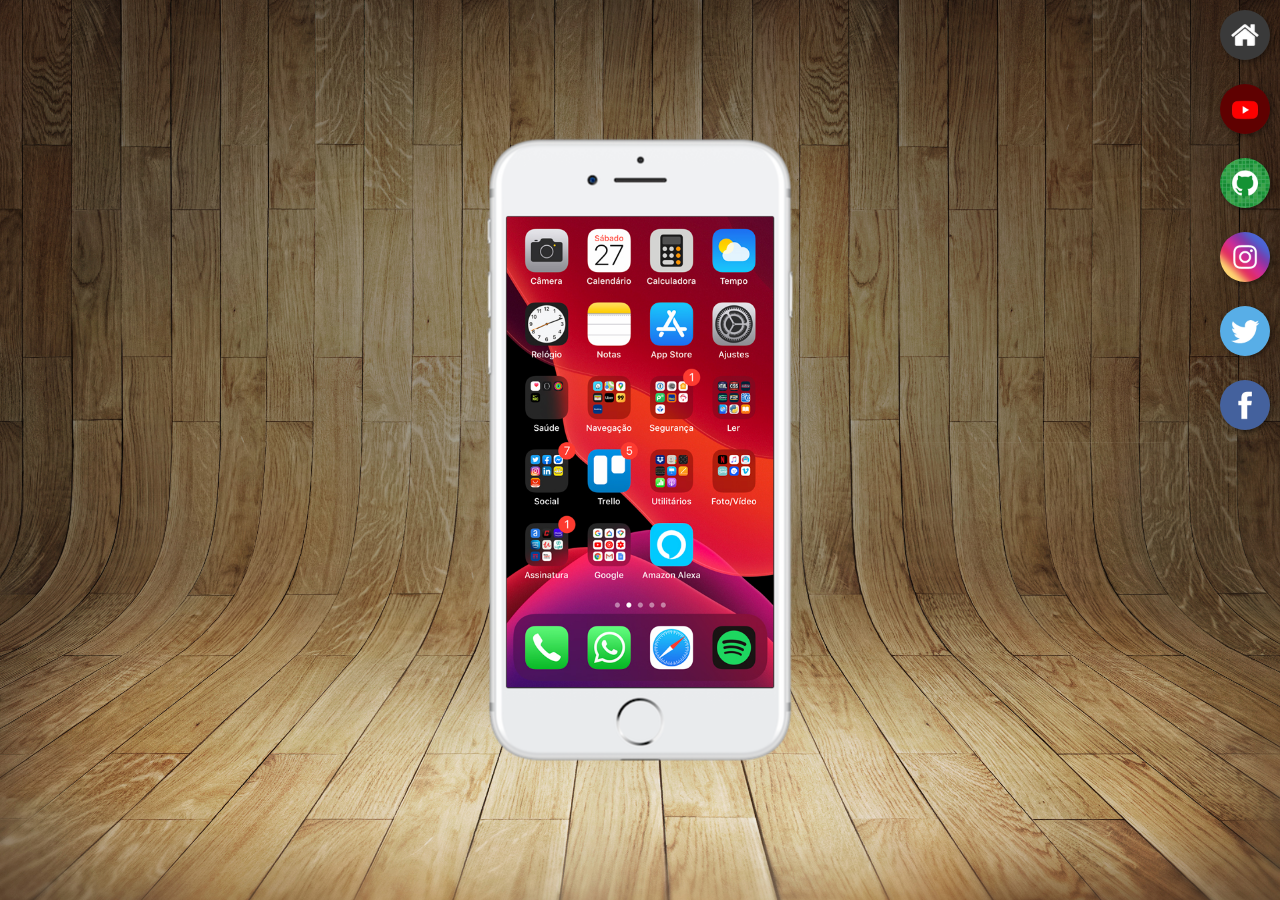
<file: index.html>
<!DOCTYPE html>
<html lang="pt-br">
<head>
    <meta charset="UTF-8">
    <meta http-equiv="X-UA-Compatible" content="IE=edge">
    <meta name="viewport" content="width=device-width, initial-scale=1.0">
    <link rel="stylesheet" href="style.css">
    <link rel="short icon" href="favicon.ico" type="image/x-icon">
    <title>Iframe</title>
</head>
<body>
    <main>
        <section id="telefone">
            <iframe src="home.html" name="tela" id="tela" frameborder="0">Seu navegador não é compatível com isso.</iframe>
            
        </section>
        <section id="redes-sociais">
            <a href="home.html" target="tela"><img src="imagens/logo-home.jpg" alt="Home"></a><br>
            <a href="youtube.html" target="tela"><img src="imagens/logo-youtube.jpg" alt="Youtube"></a><br>
            <a href="github.html" target="tela"><img src="imagens/logo-github.jpg" alt="GitHub"></a><br>
            <a href="instagram.html" target="tela"><img src="imagens/logo-instagram.jpg" alt="Instagram"></a><br>
            <a href="twitter.html" target="tela"><img src="imagens/logo-twitter.jpg" alt="Twitter"></a><br>
            <a href="facebook.html" target="tela"><img src="imagens/logo-facebook.jpg" alt="Facebook"></a>
        </section>
    </main>
</body>
</html>
</file>
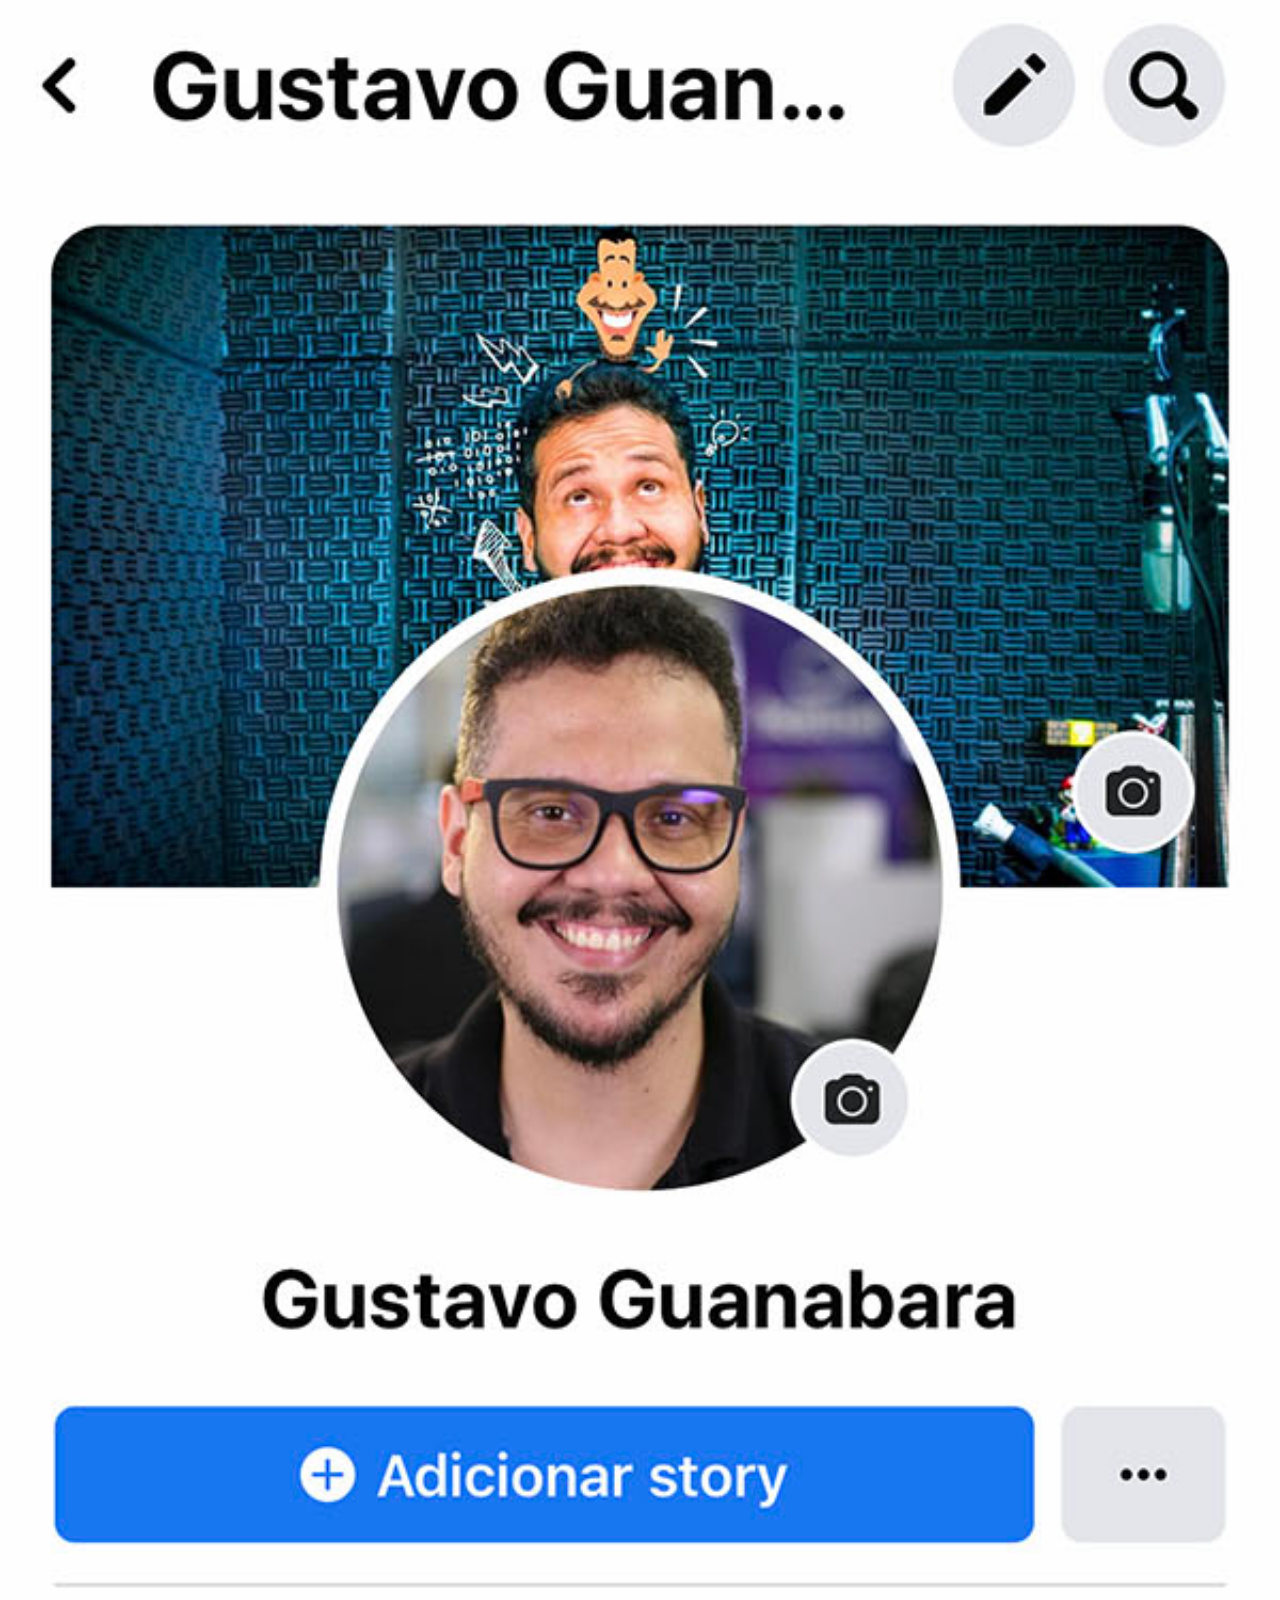
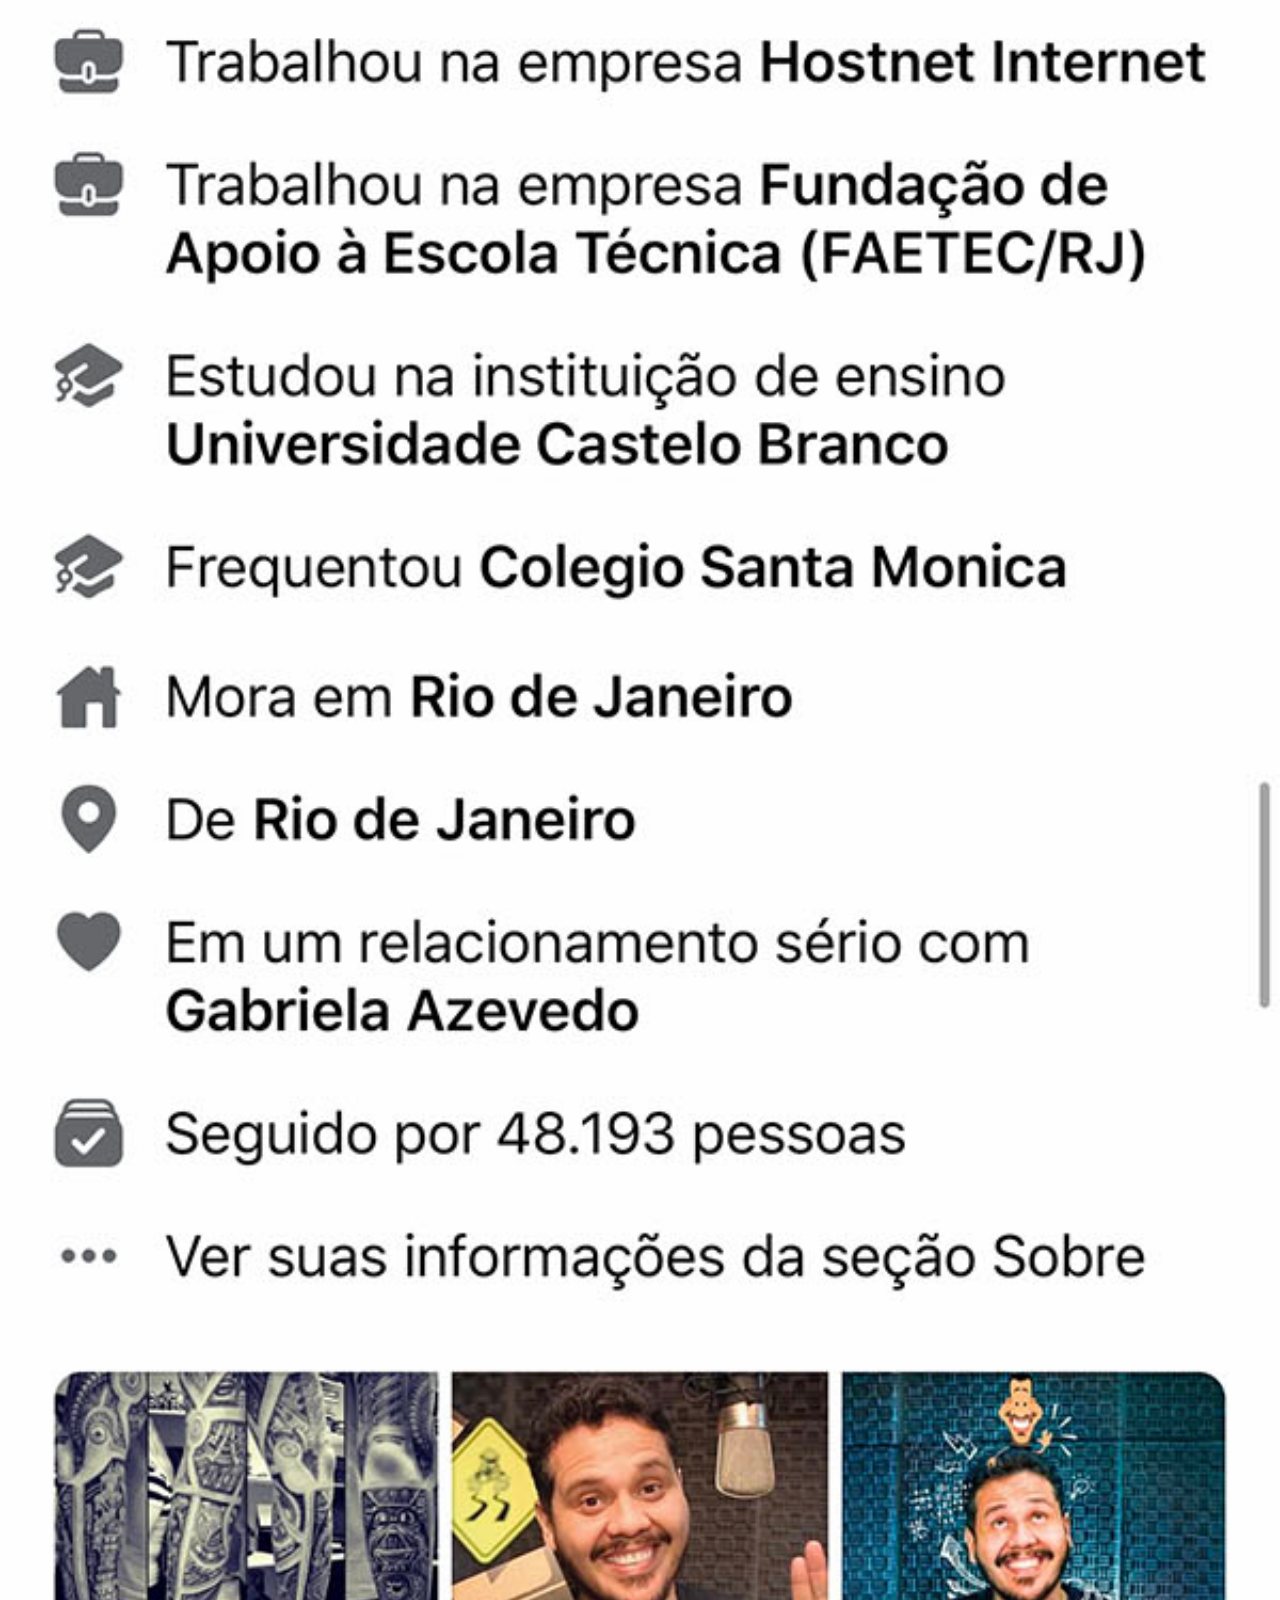
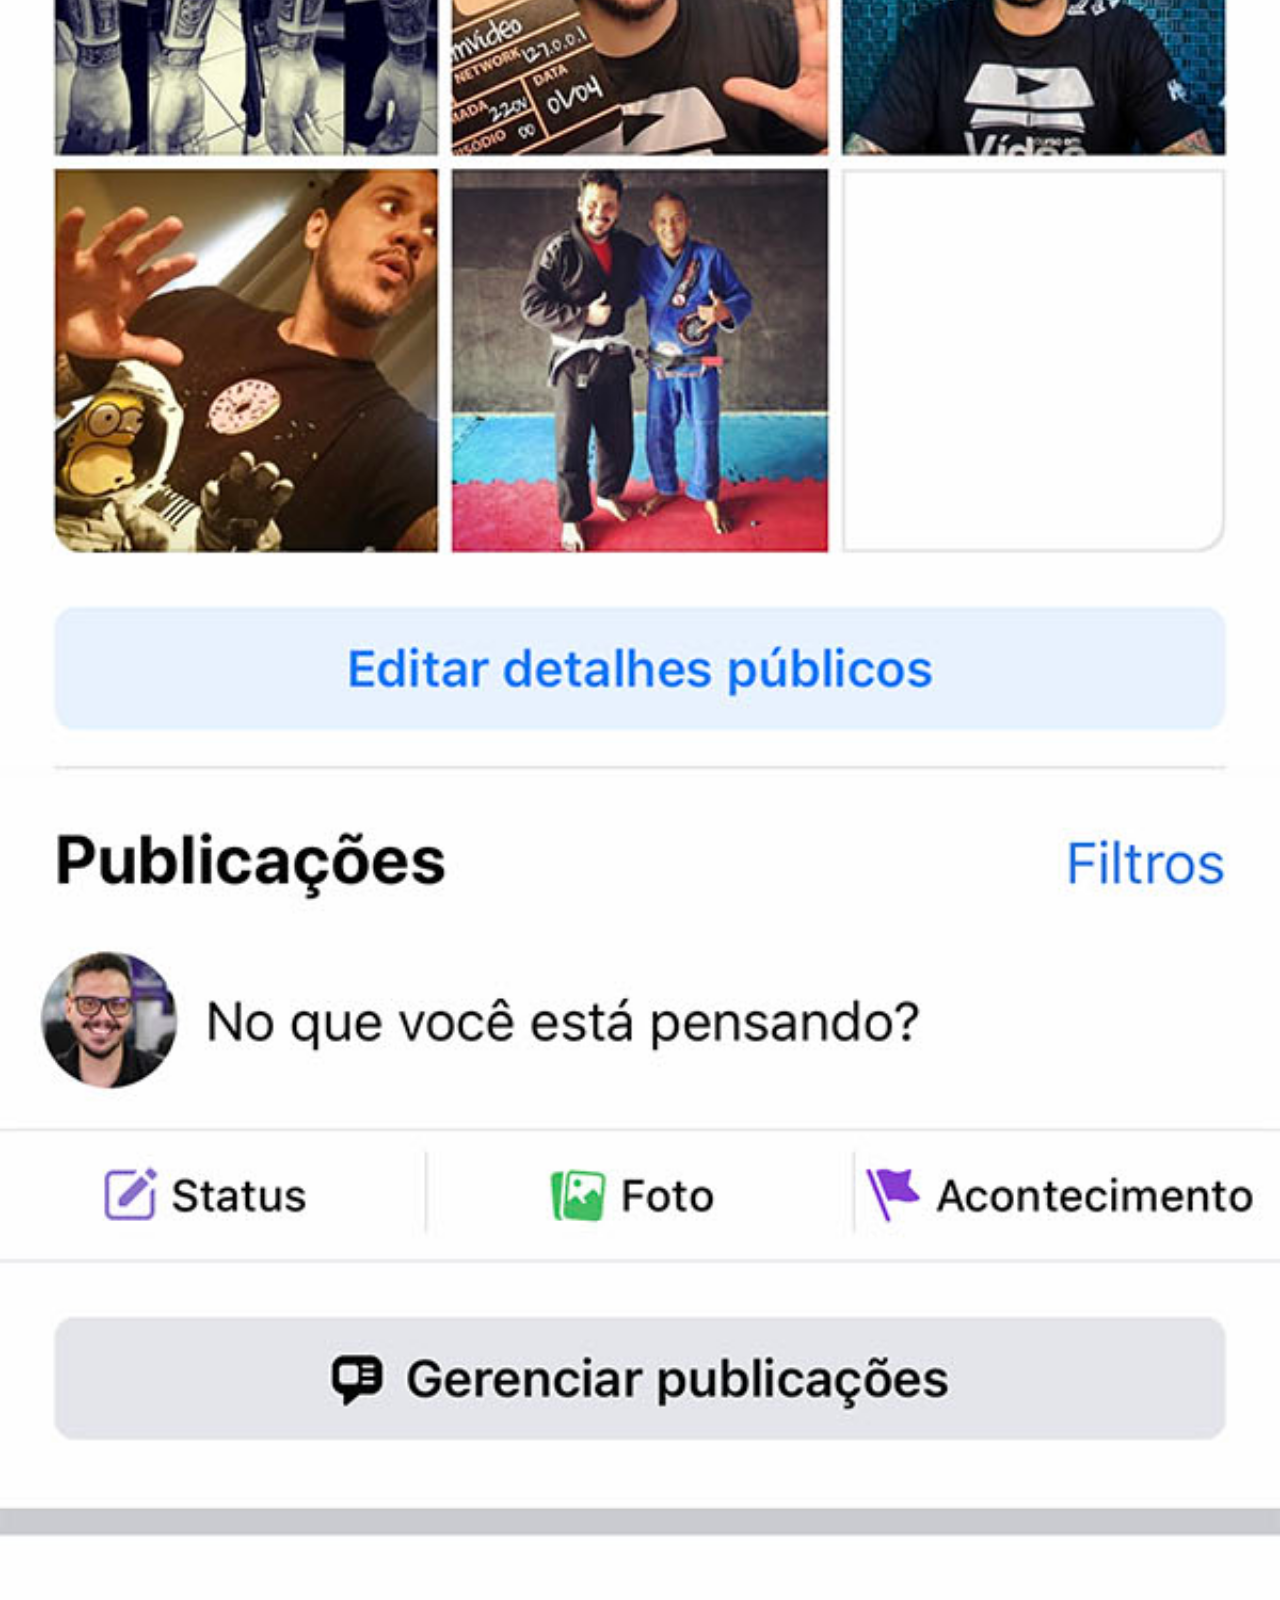
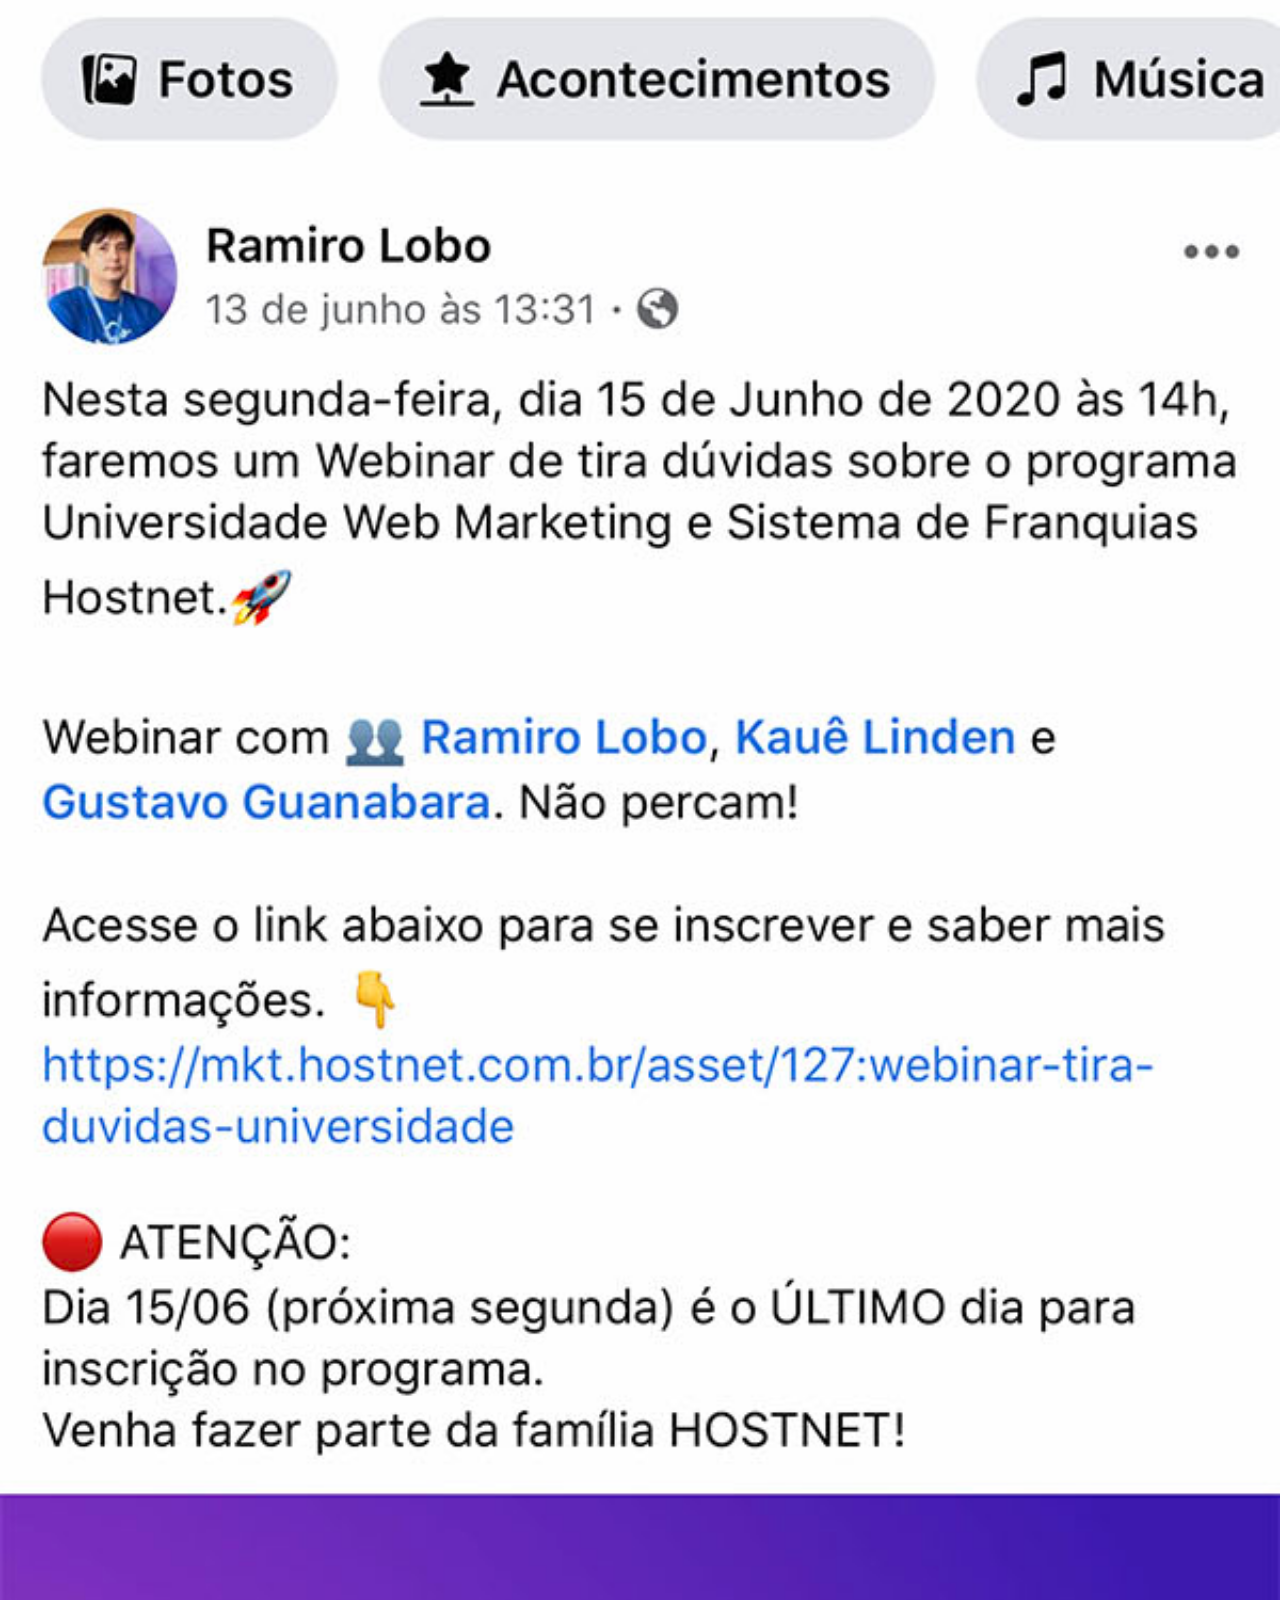
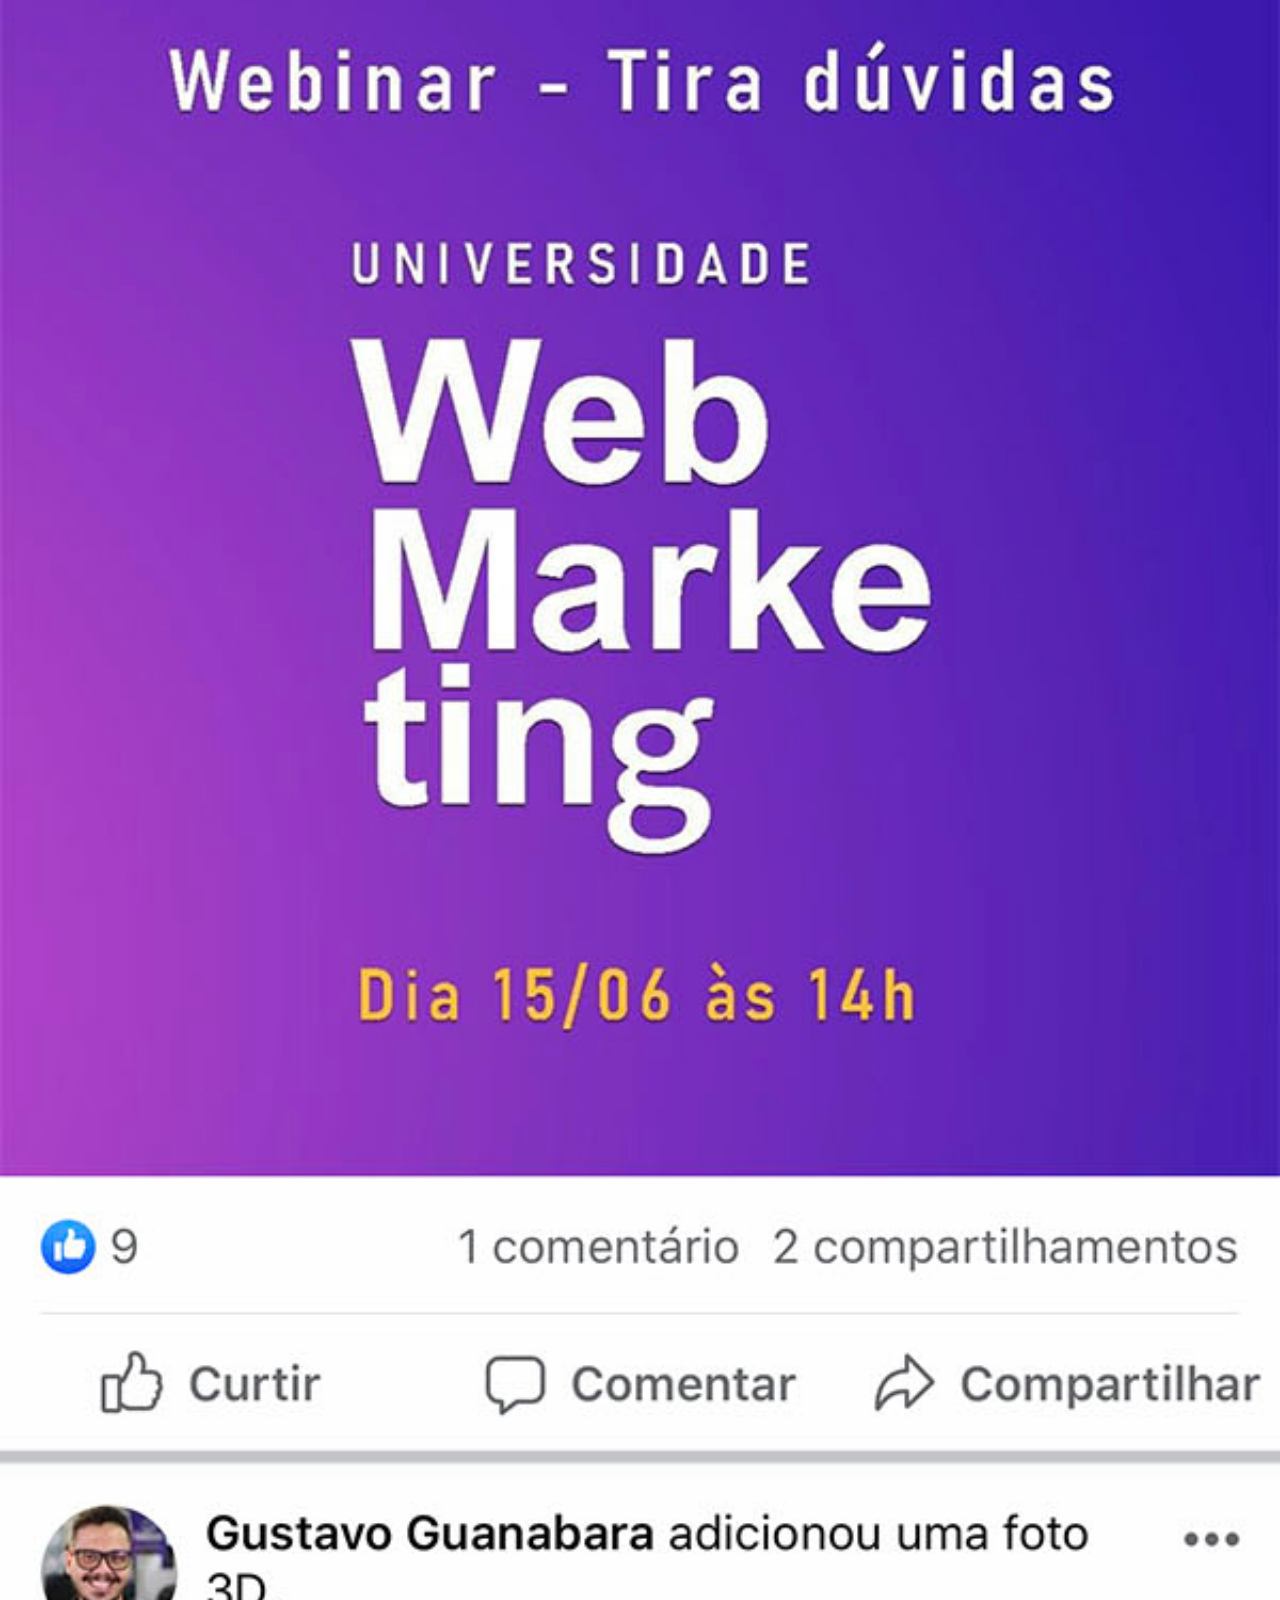
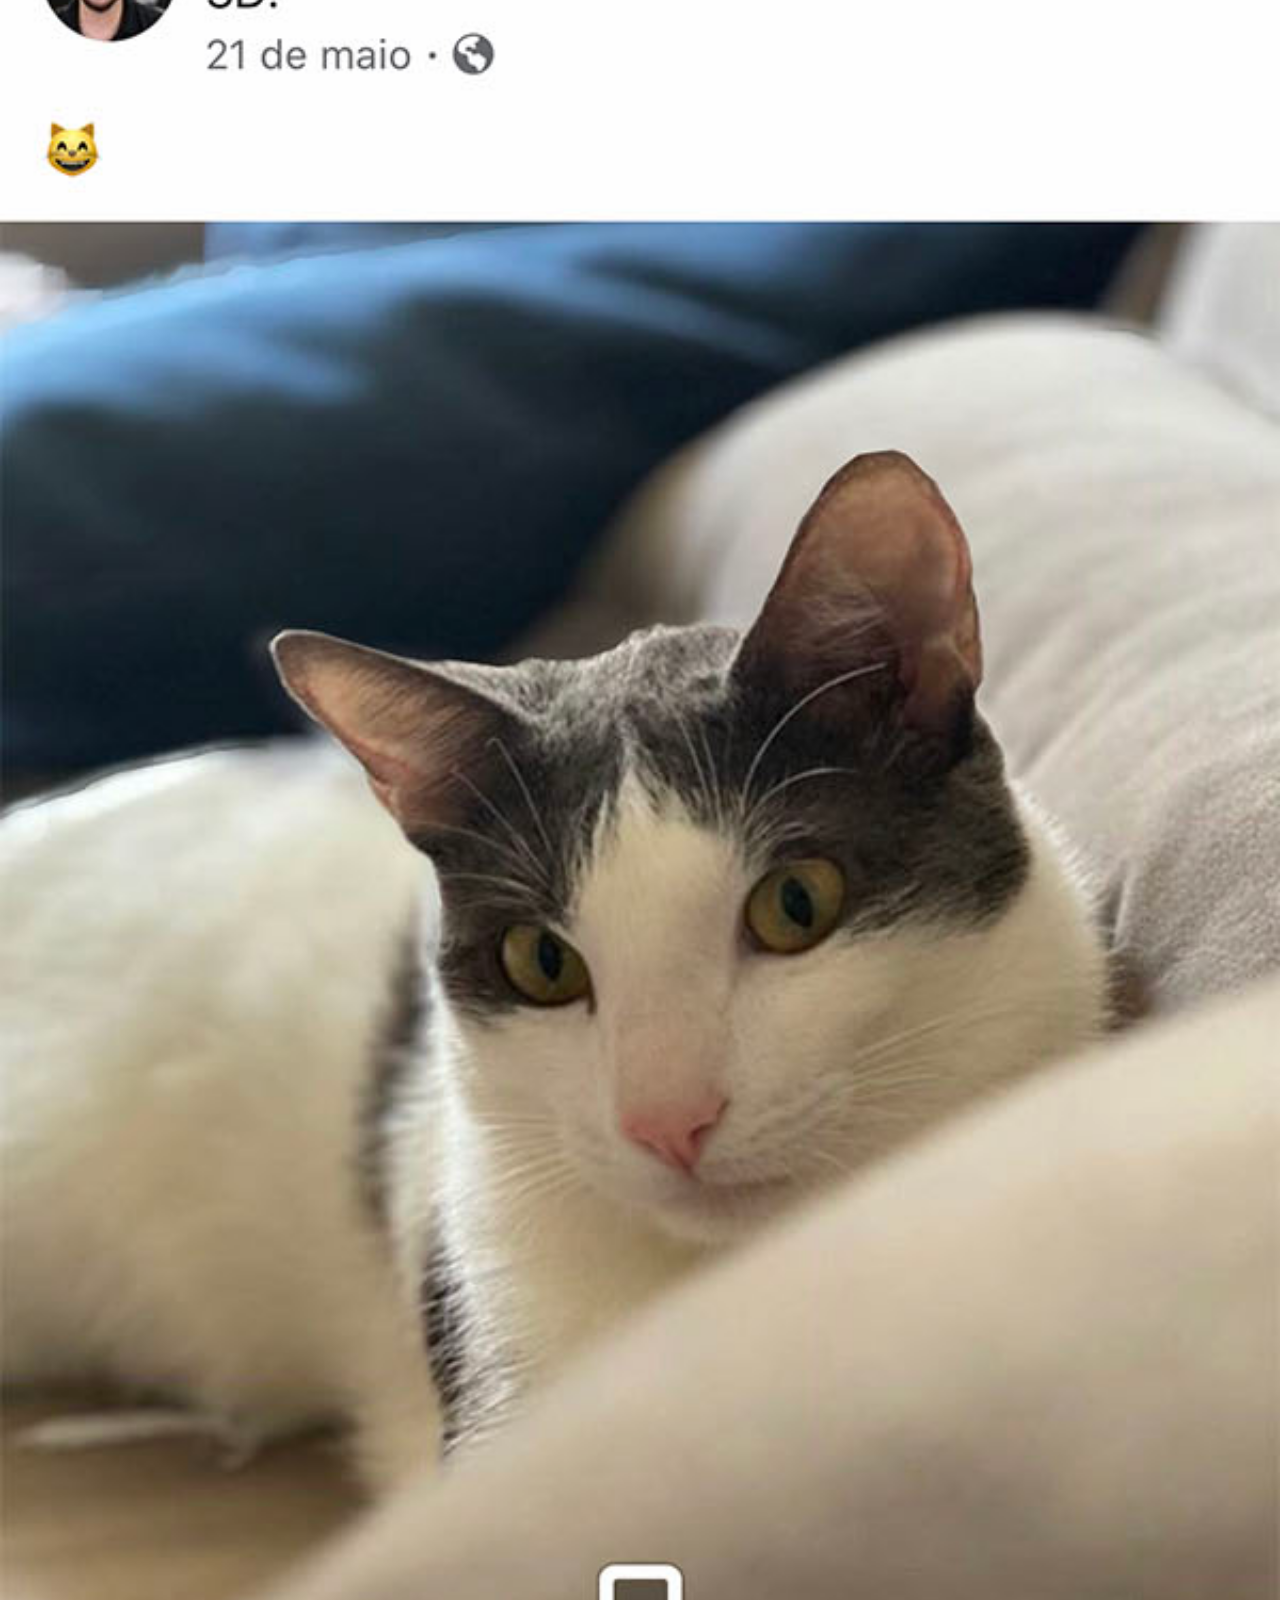
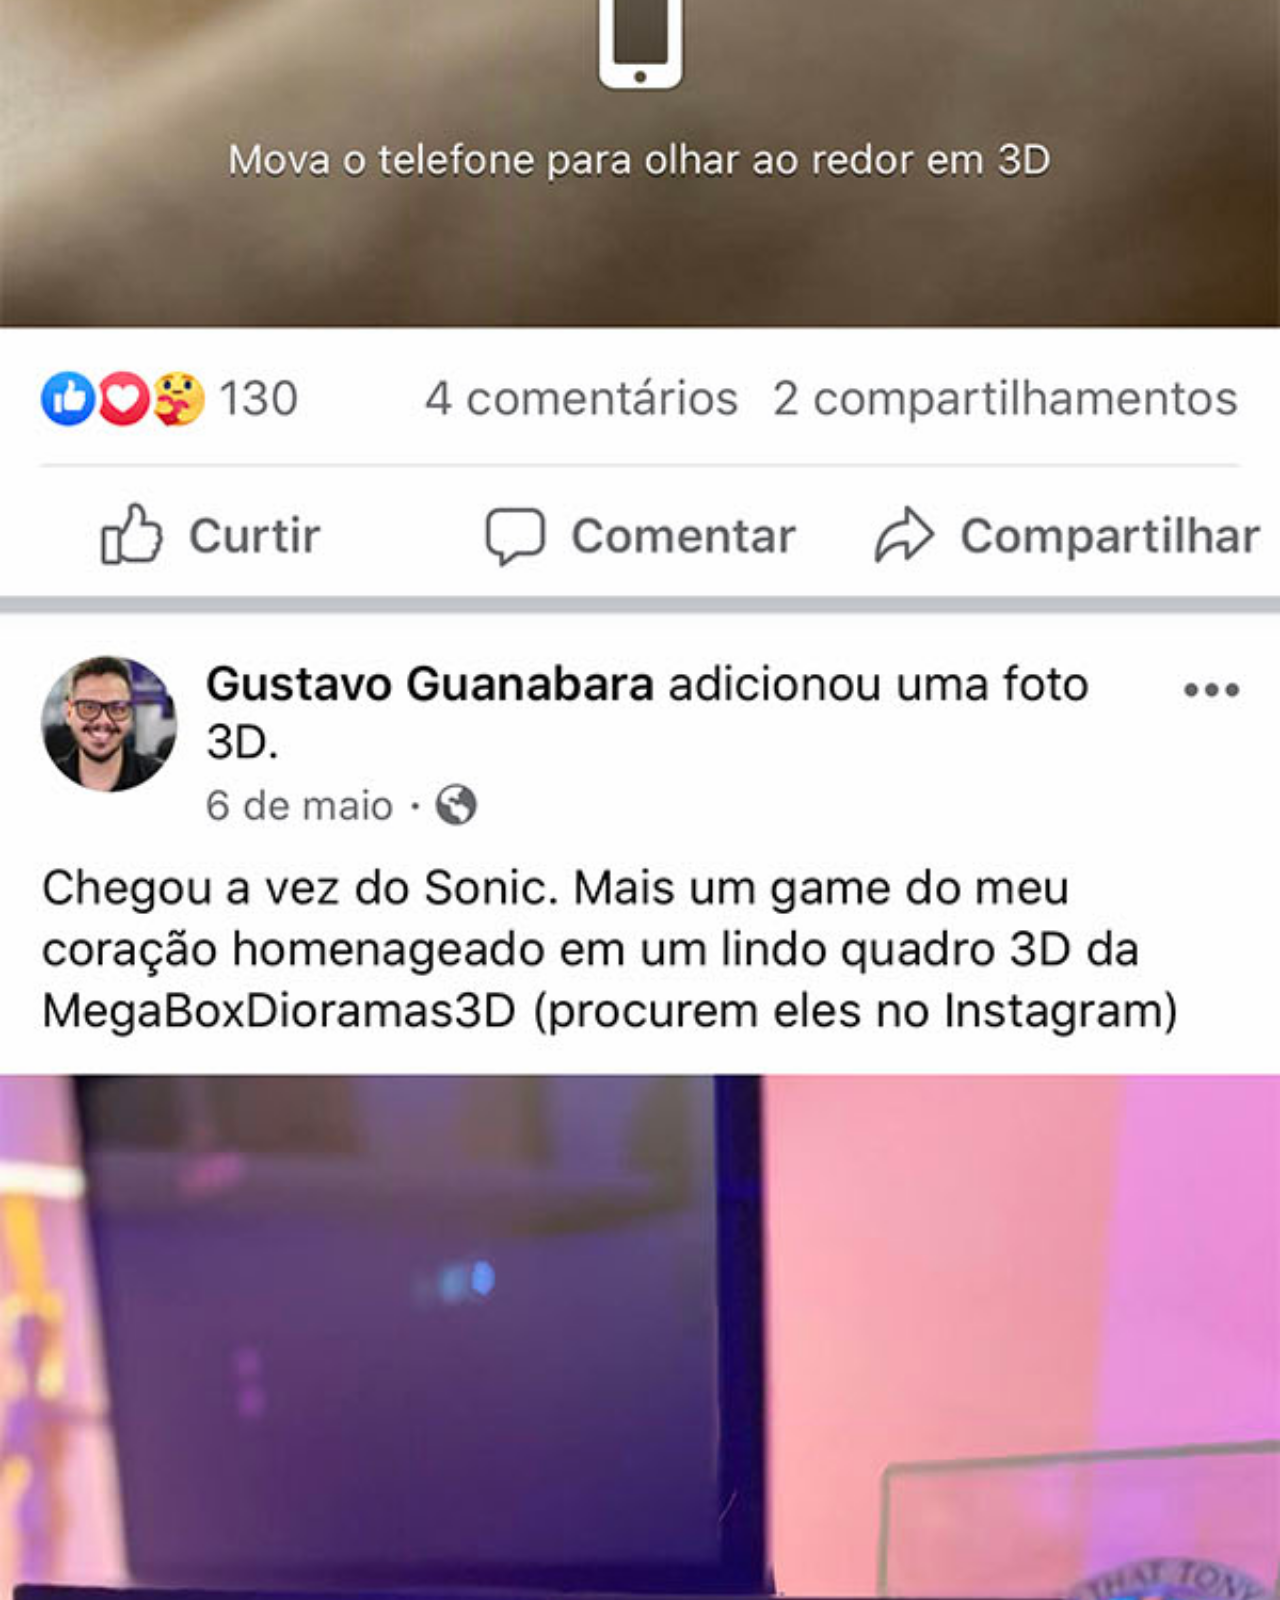
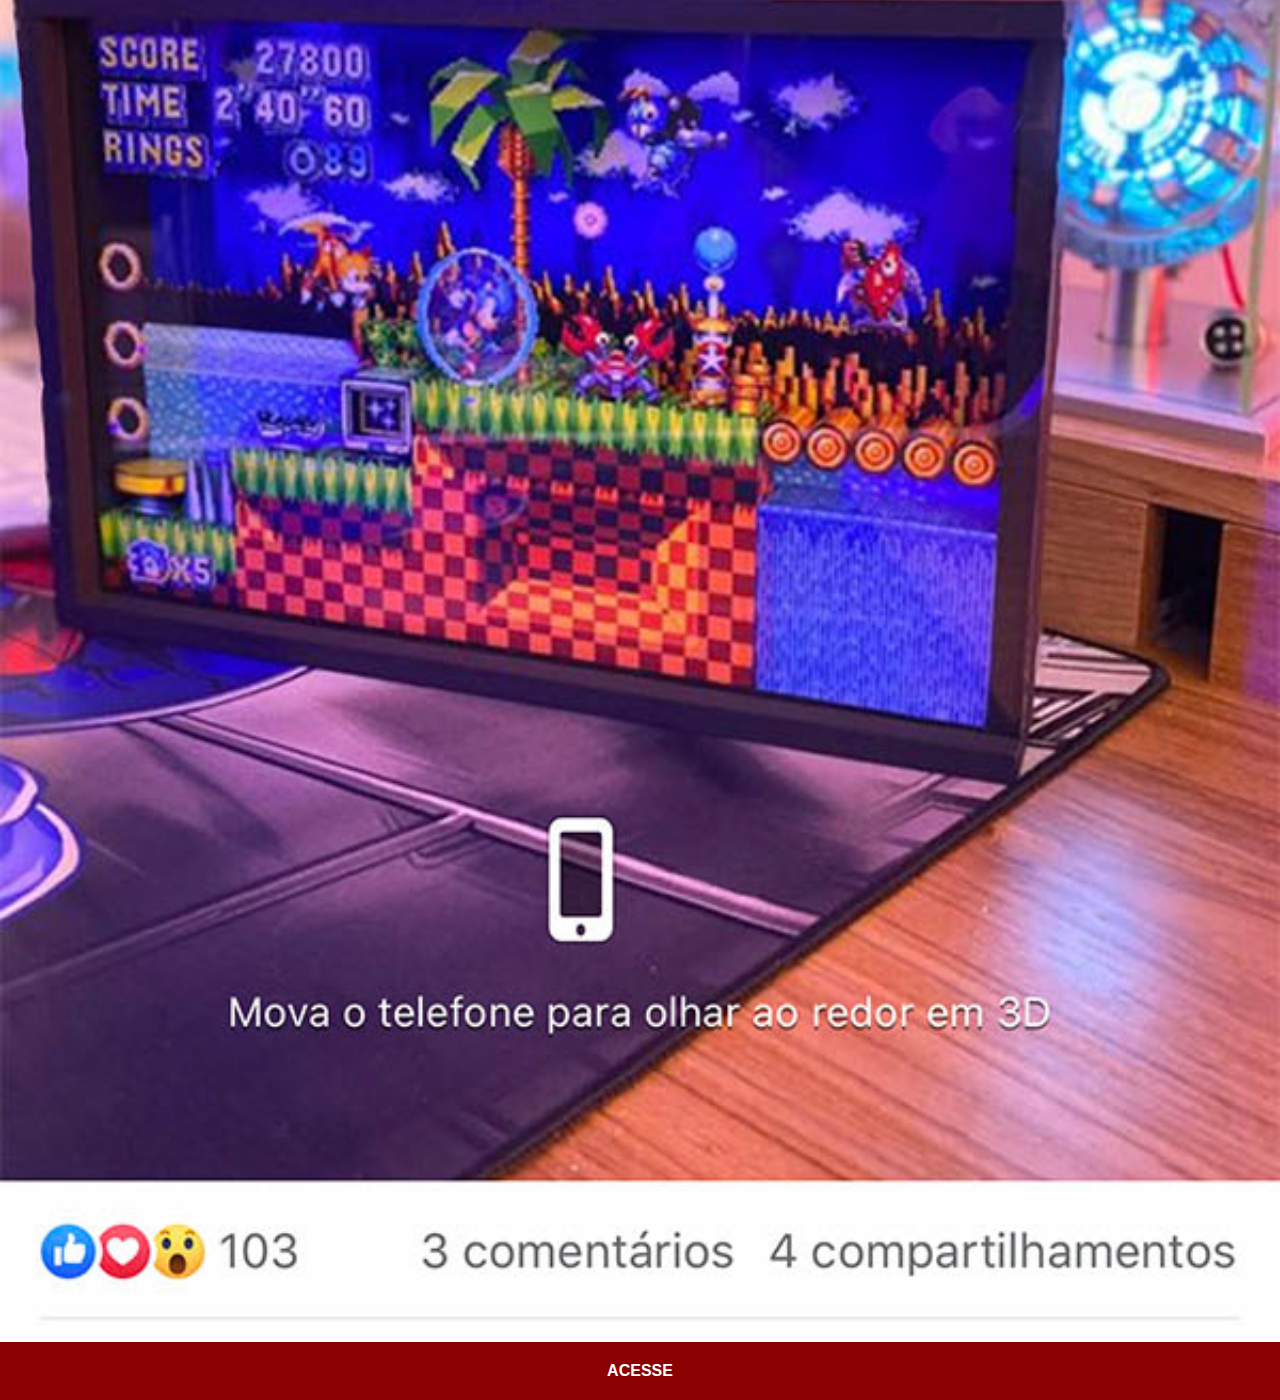
<file: facebook.html>
<!DOCTYPE html>
<html lang="pt-br">
<head>
    <meta charset="UTF-8">
    <meta http-equiv="X-UA-Compatible" content="IE=edge">
    <meta name="viewport" content="width=device-width, initial-scale=1.0">
    <link rel="stylesheet" href="social.css">
    <title>Facebook</title>
</head>
<body>
    <img src="imagens/tela-facebook.jpg" alt="Facebook">
    <a href="https://www.facebook.com/gustavoguanabara?adlt=strict&toWww=1&redig=5192E25644314058AF48B8F6ABE67A22" target="_blank">ACESSE</a>
</body>
</html>
</file>
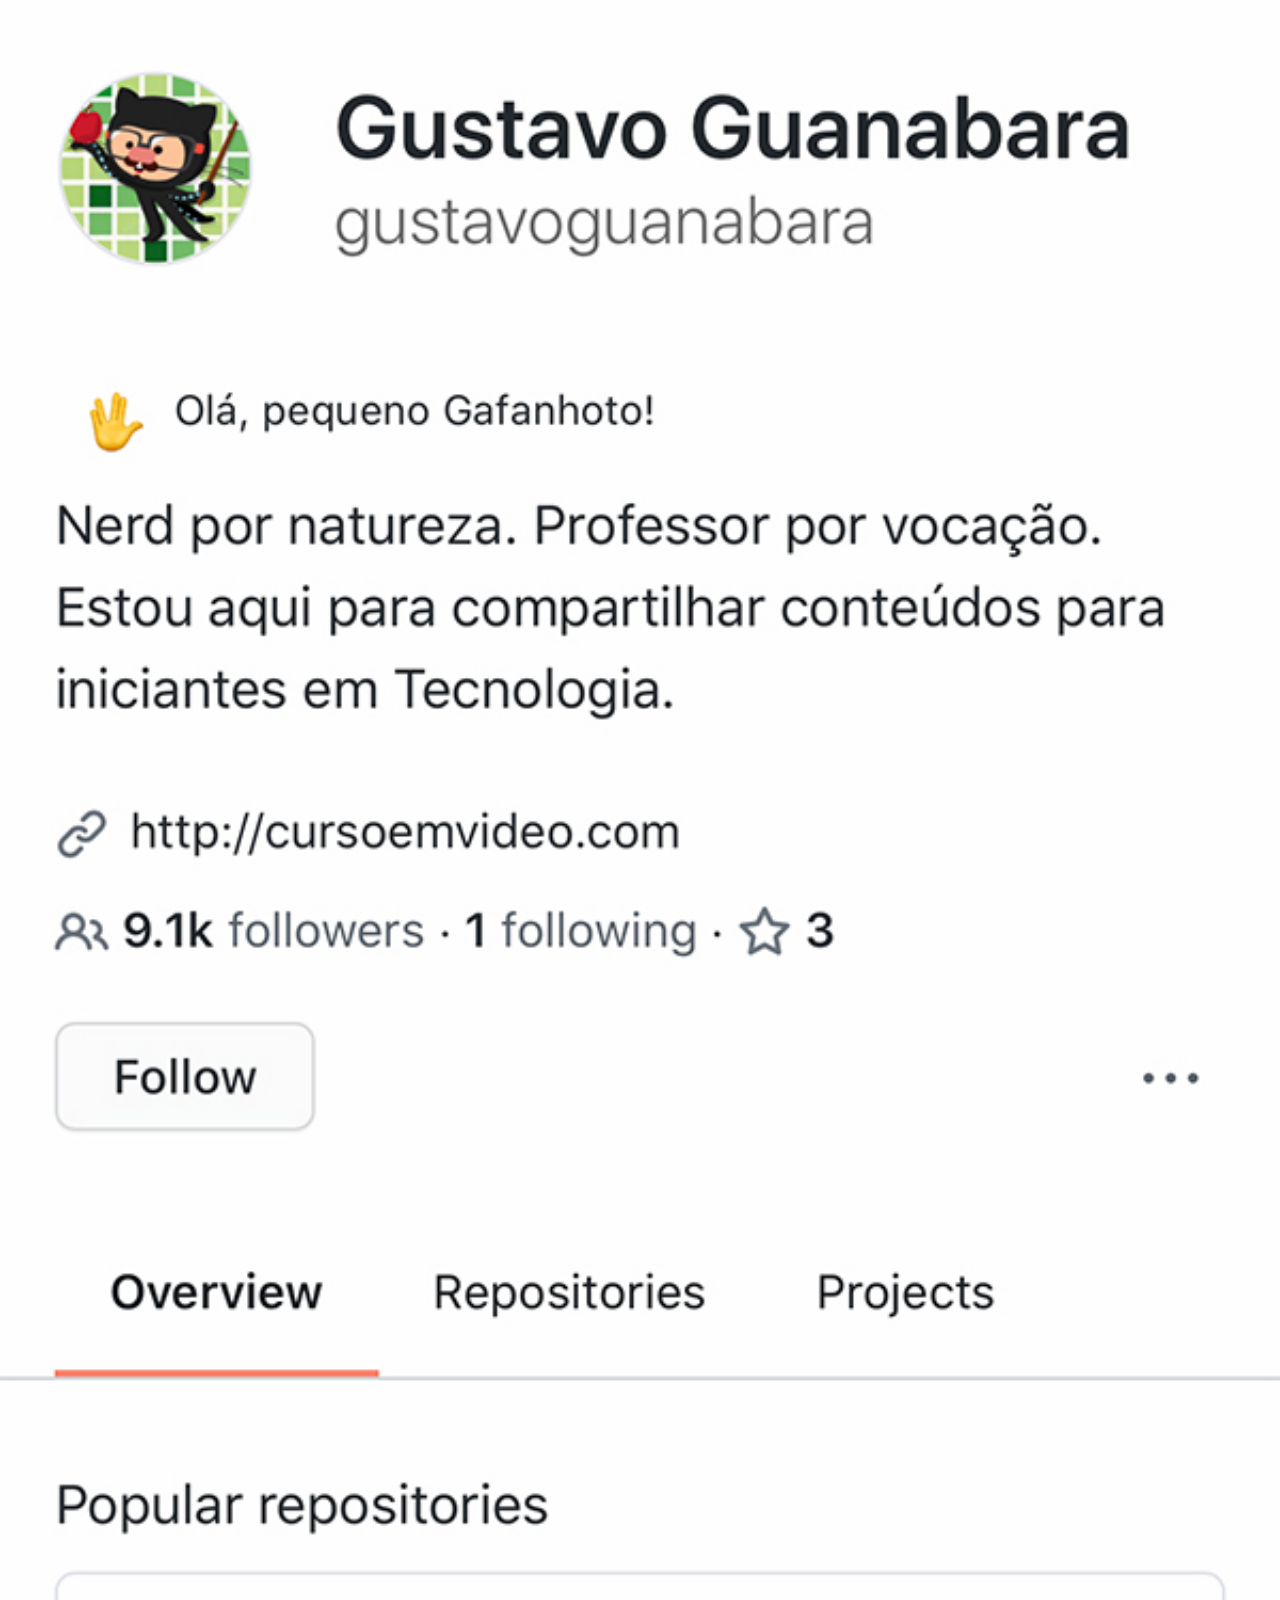
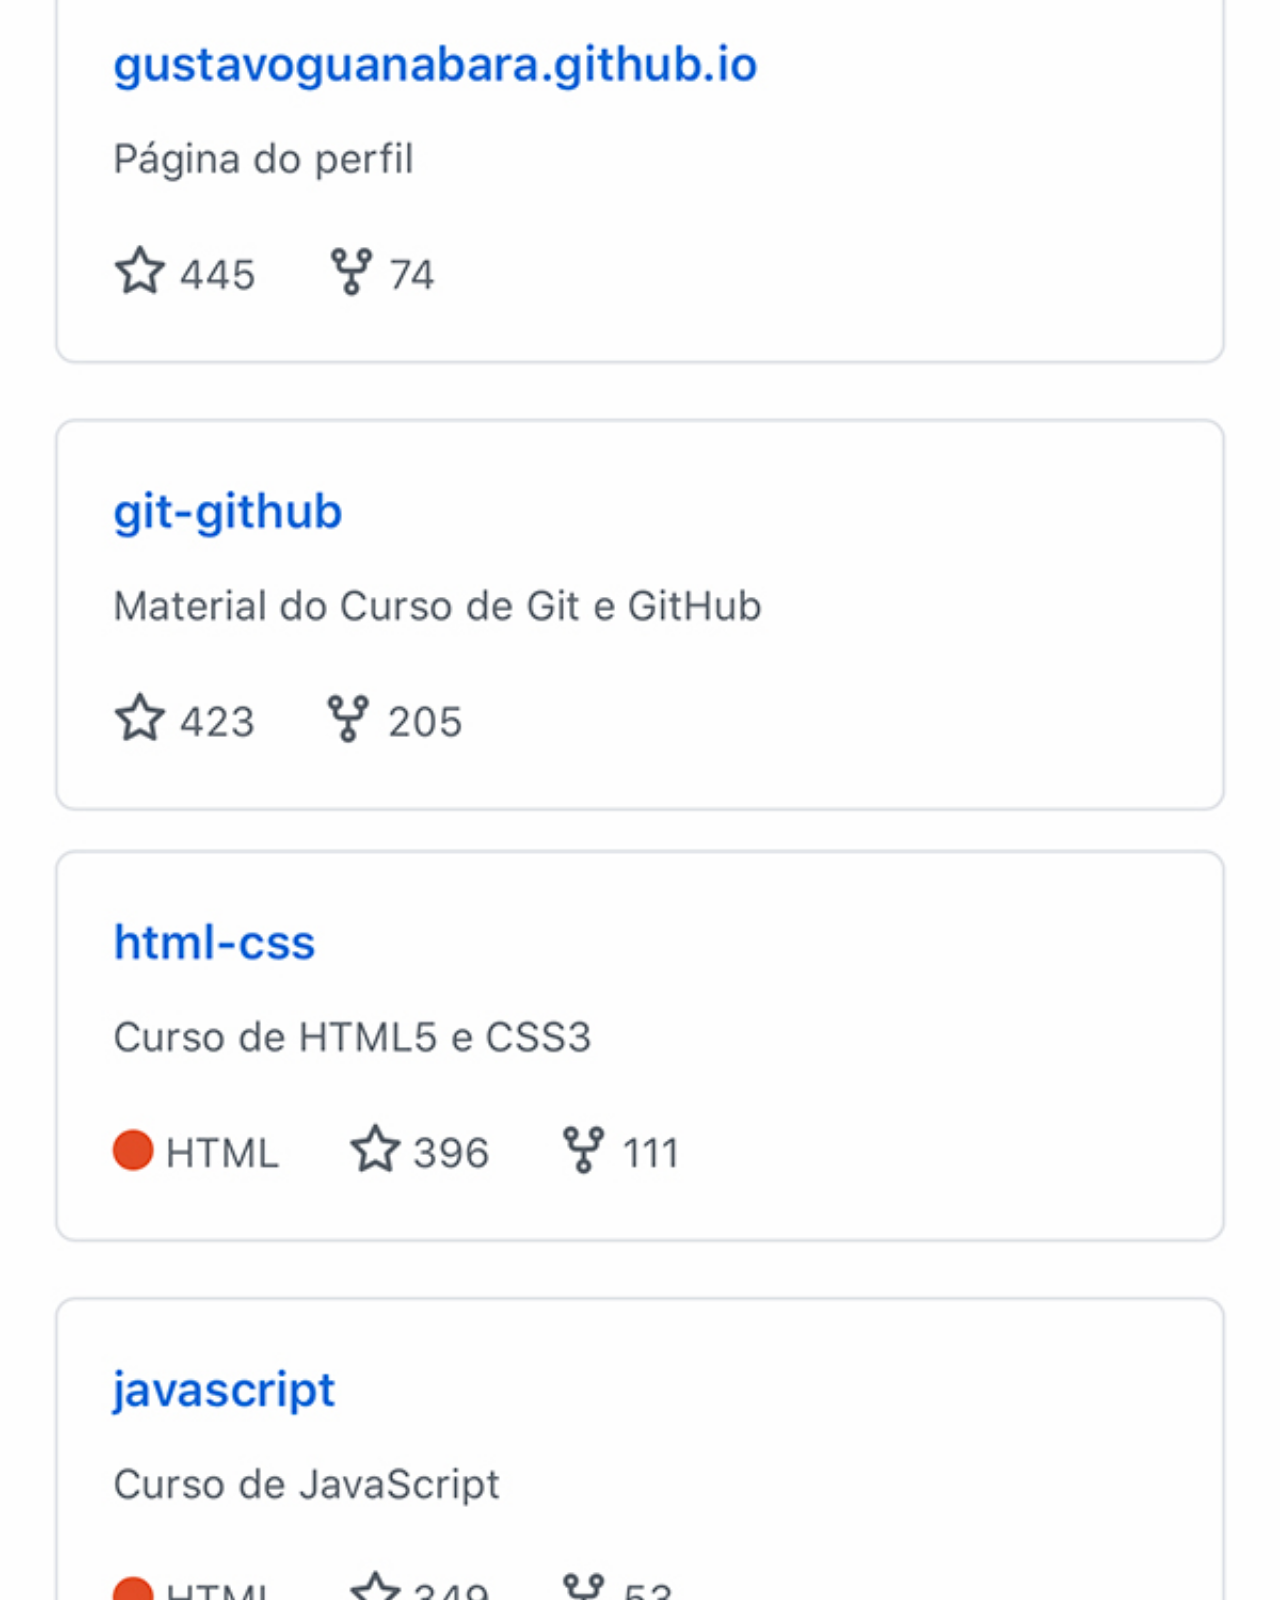
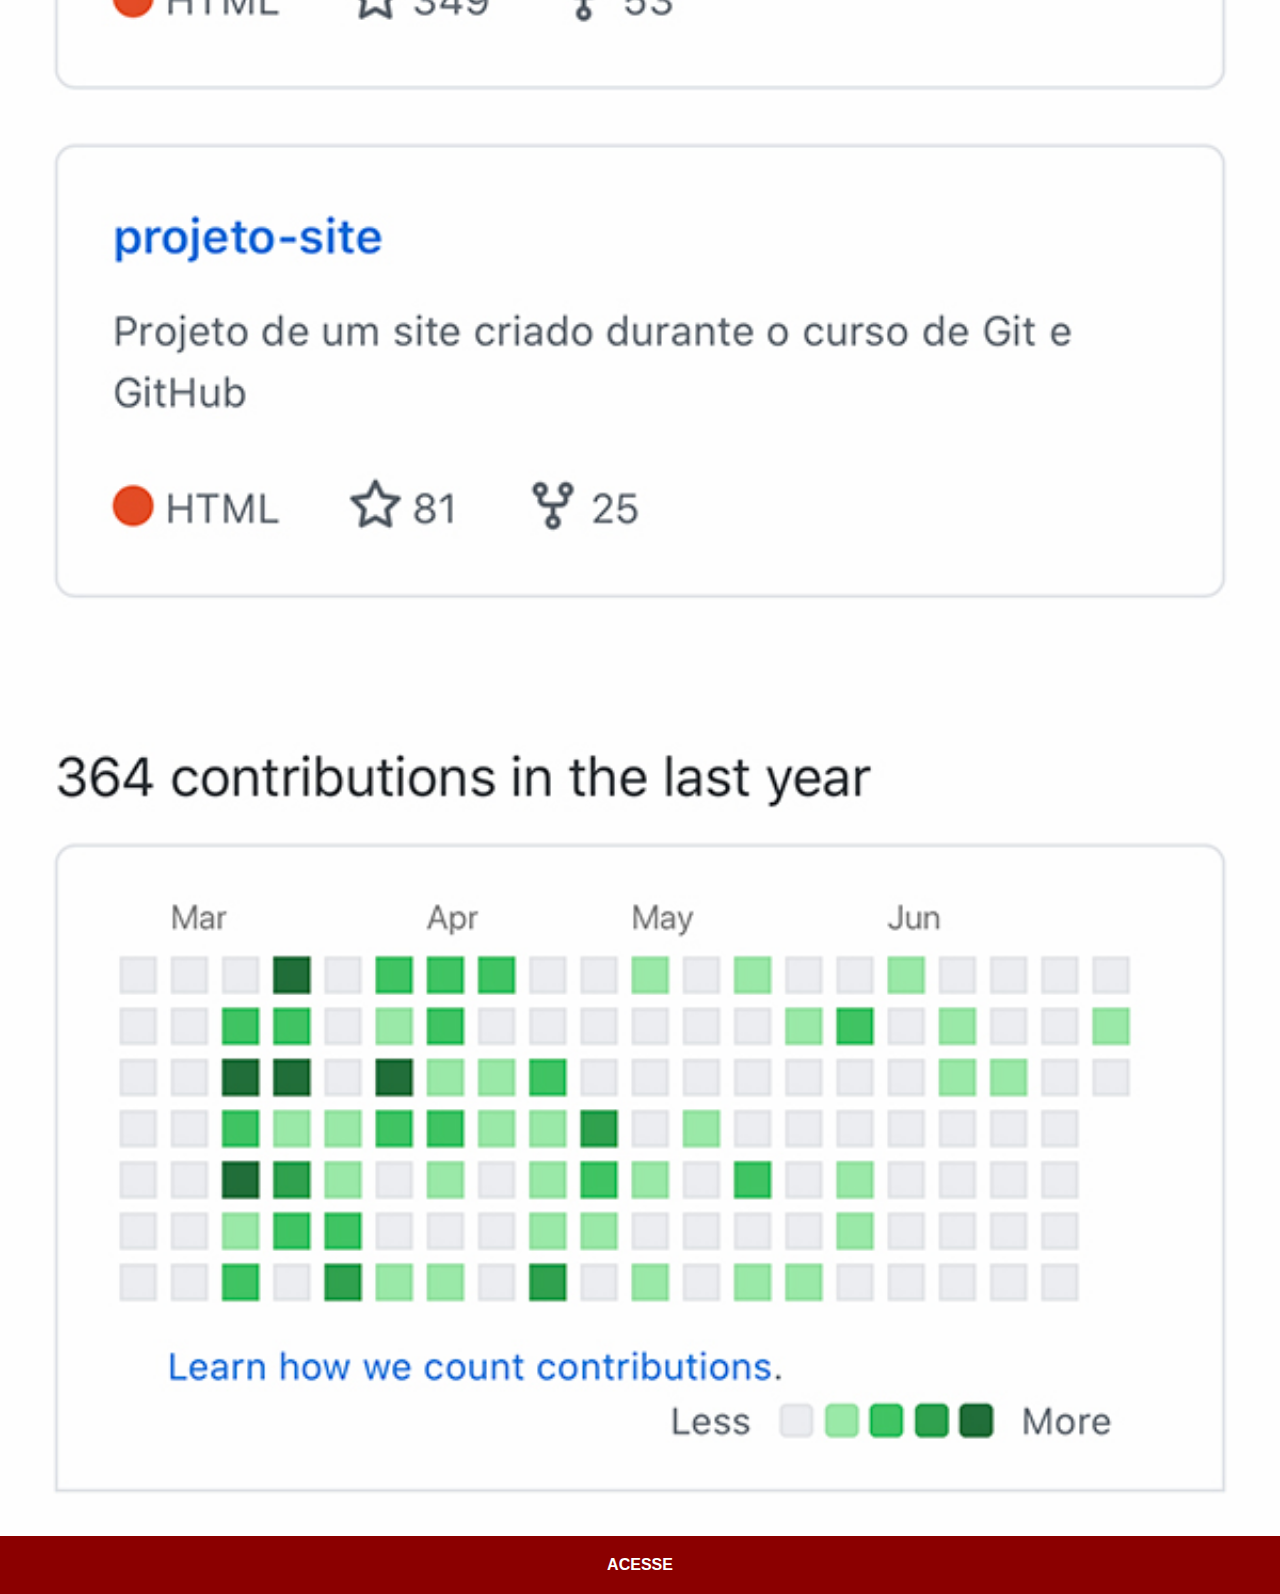
<file: github.html>
<!DOCTYPE html>
<html lang="pt-br">
<head>
    <meta charset="UTF-8">
    <meta http-equiv="X-UA-Compatible" content="IE=edge">
    <meta name="viewport" content="width=device-width, initial-scale=1.0">
    <link rel="stylesheet" href="social.css">
    <title>GitHub</title>
</head>
<body>
    <img src="imagens/tela-github.jpg" alt="GitHub">
    <a href="https://github.com/gustavoguanabara" target="_blank">ACESSE</a>
</body>
</html>
</file>
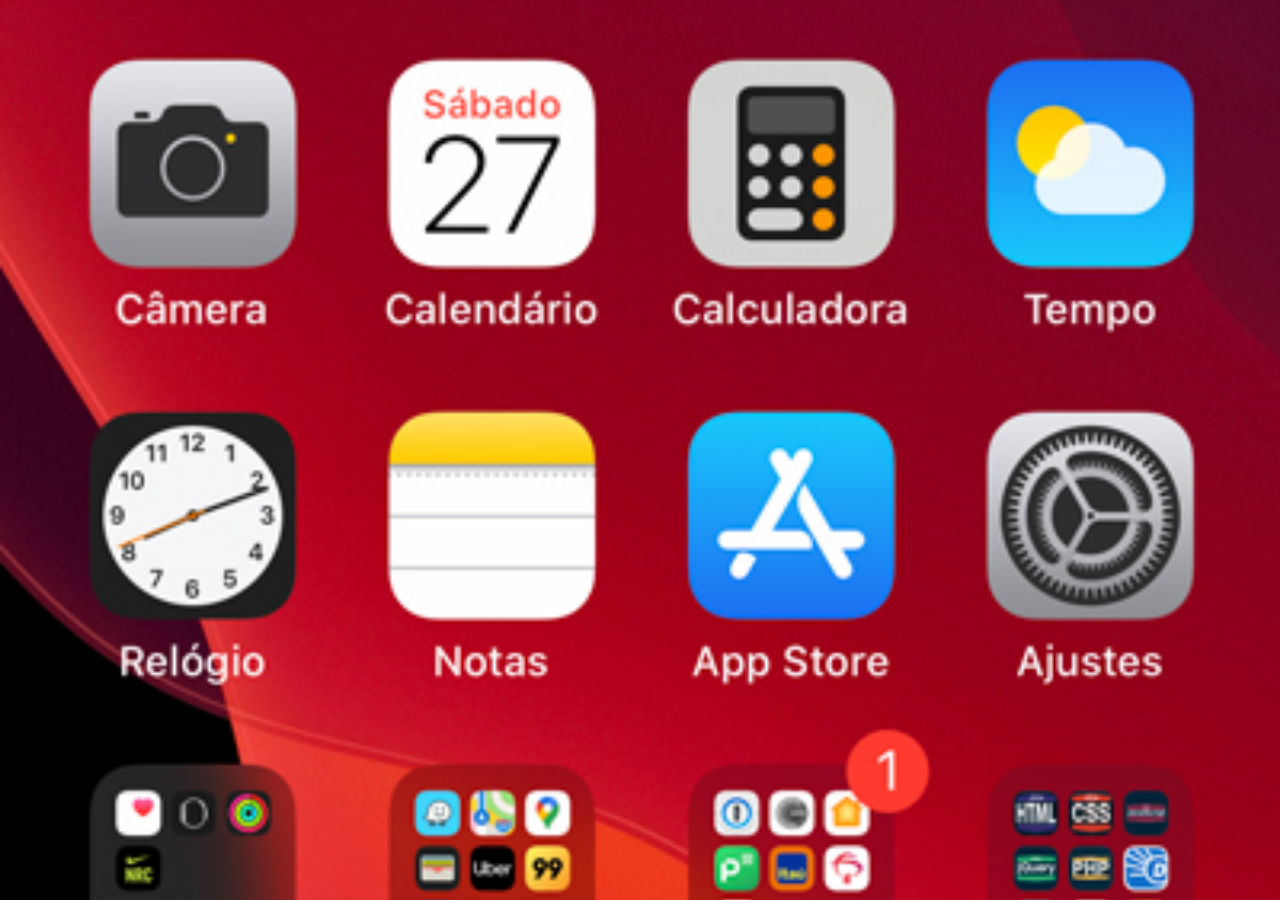
<file: home.html>
<!DOCTYPE html>
<html lang="pt-br">
<head>
    <meta charset="UTF-8">
    <meta http-equiv="X-UA-Compatible" content="IE=edge">
    <meta name="viewport" content="width=device-width, initial-scale=1.0">
    <title>Home</title>
</head>
<style>
    * {
        margin: 0;
        padding: 0;
    }

    body {
        width: 100vw;
        height: 100vh;
        background: black url(imagens/tela-home.jpg) no-repeat top center;
        background-size: cover;
    }
</style>
<body>
    
</body>
</html>
</file>
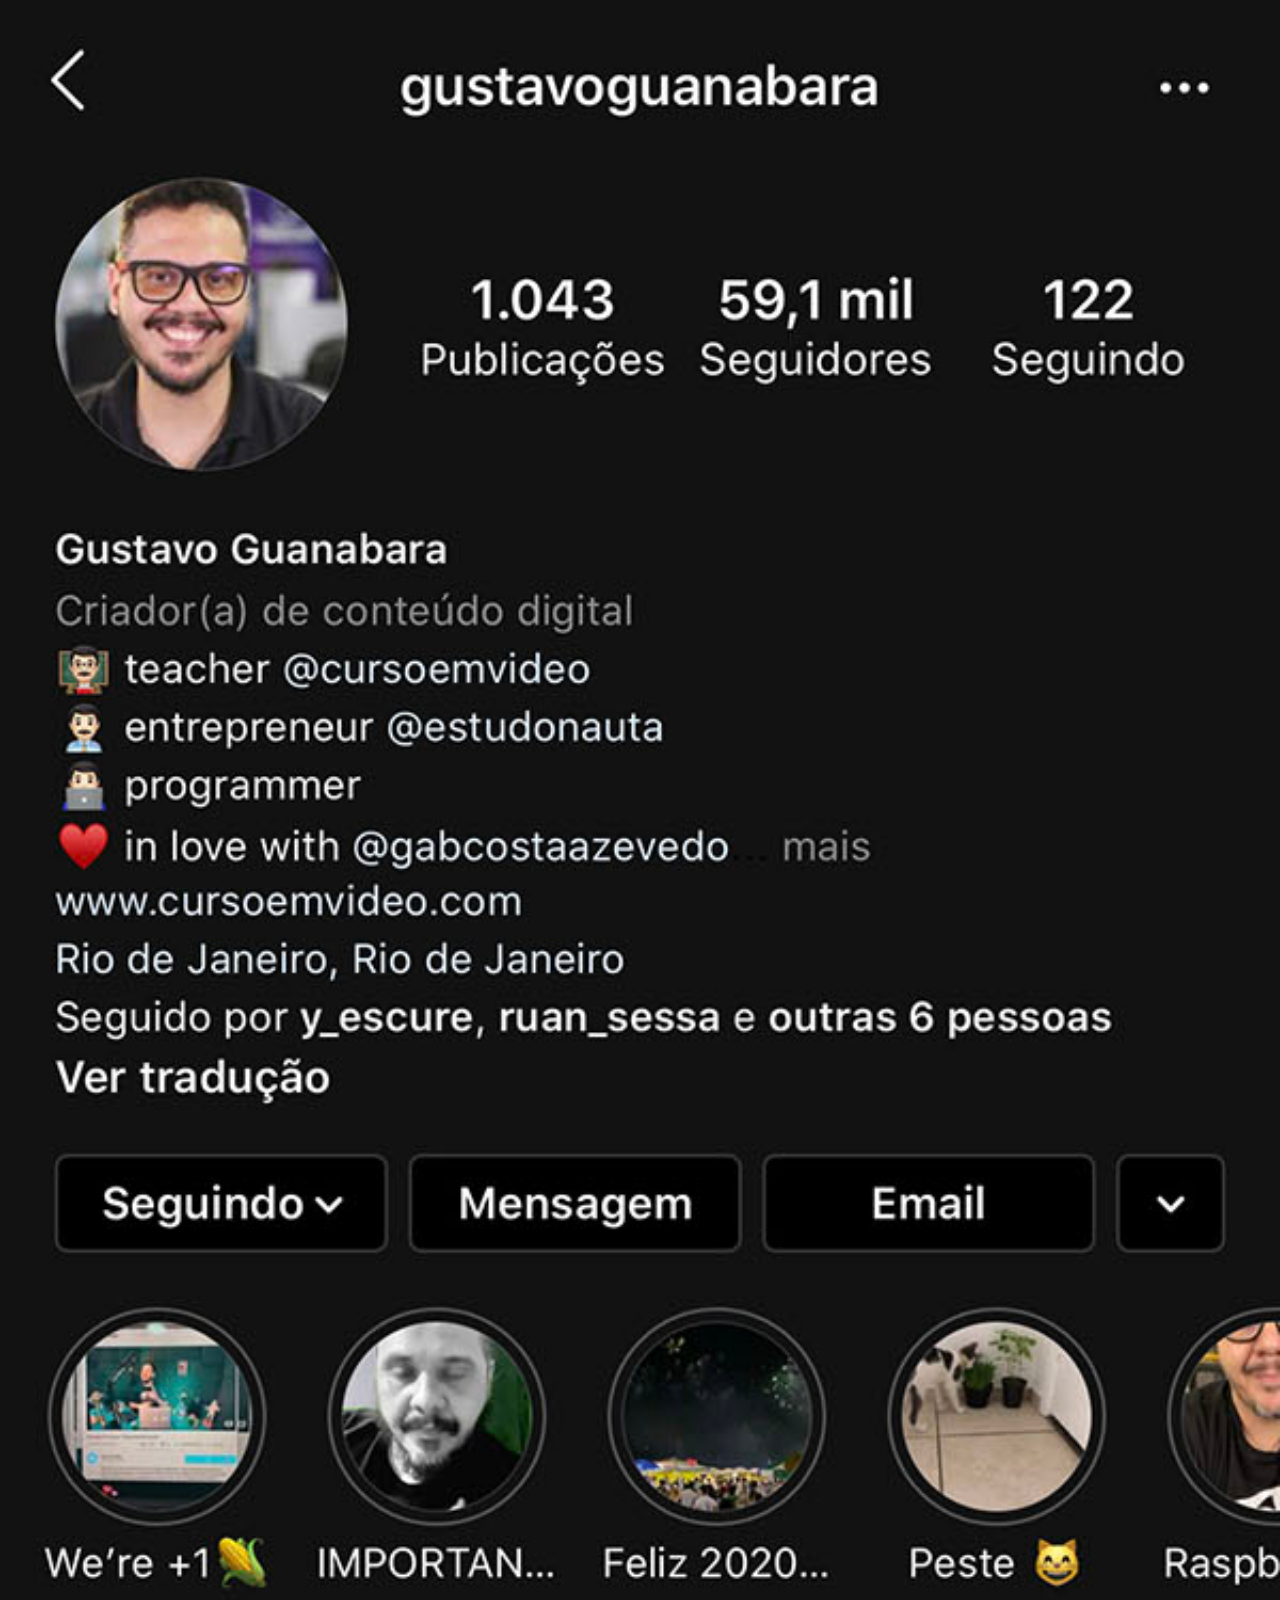
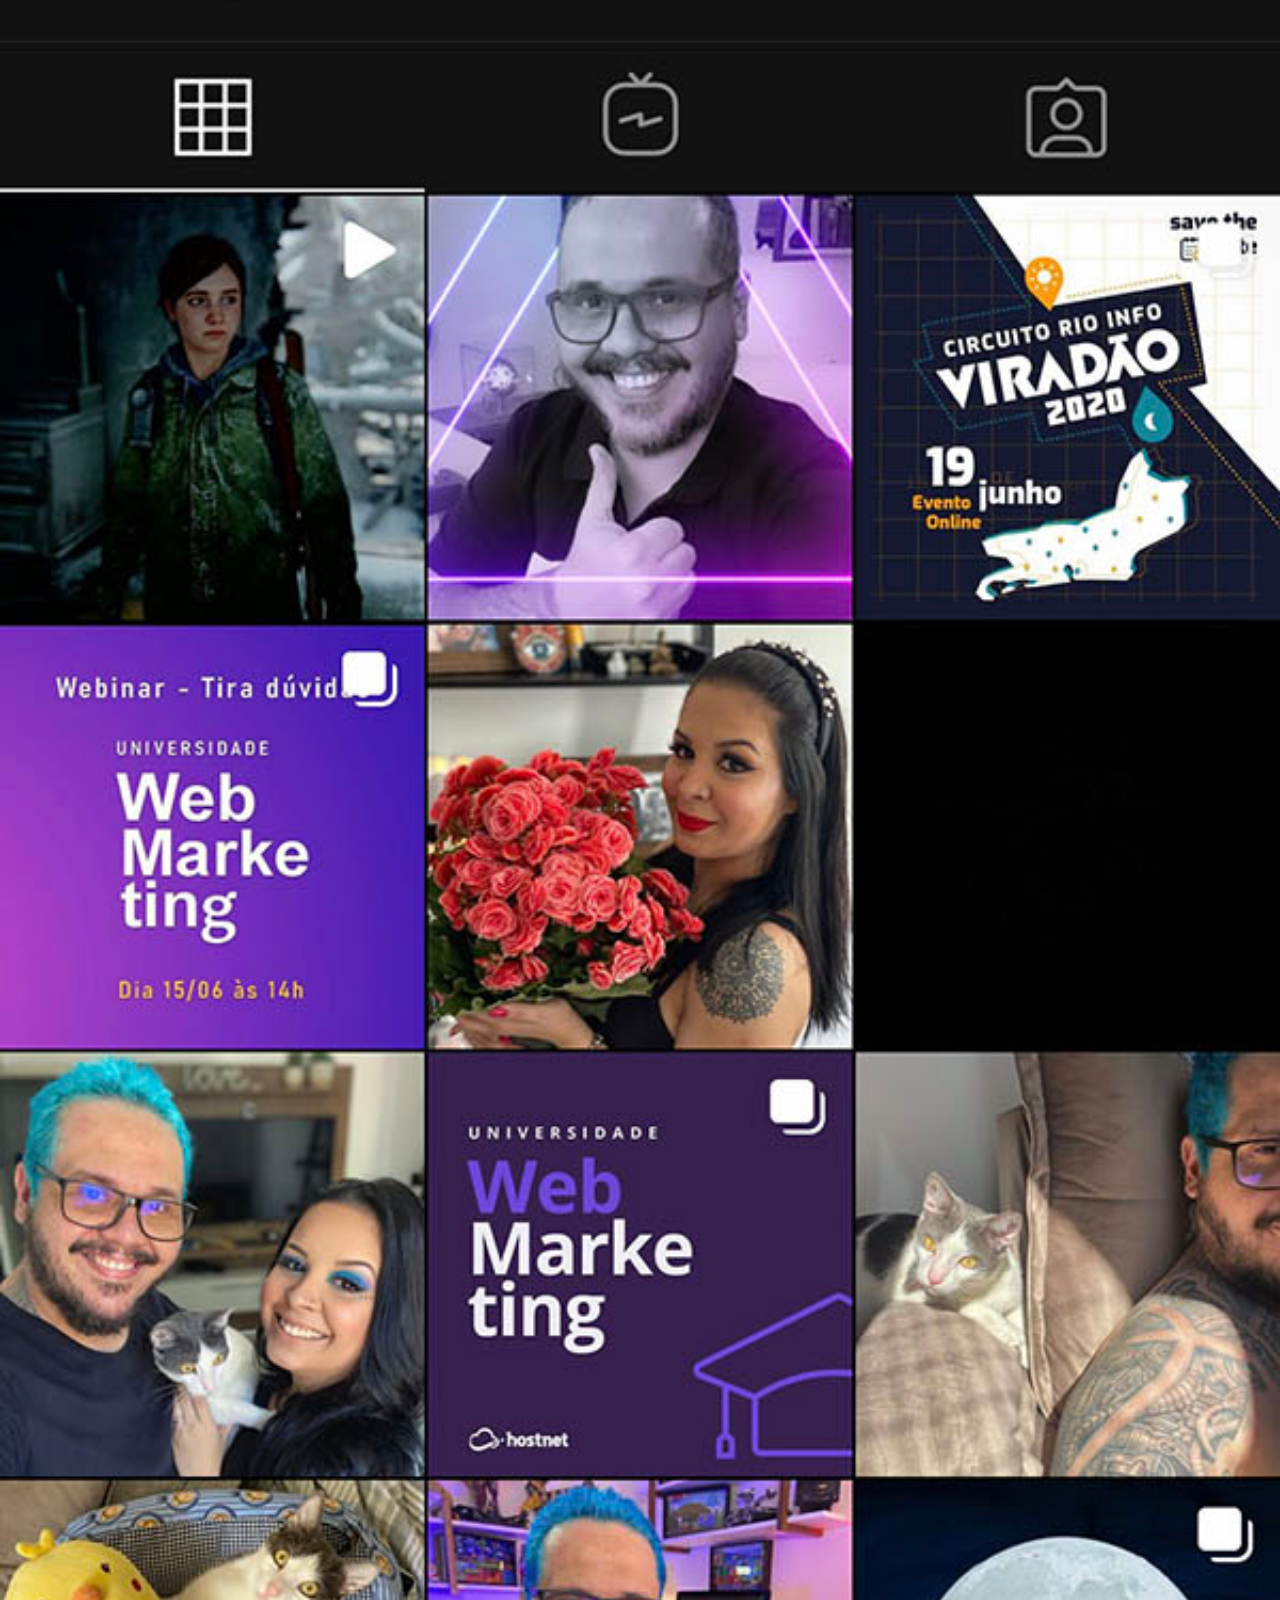
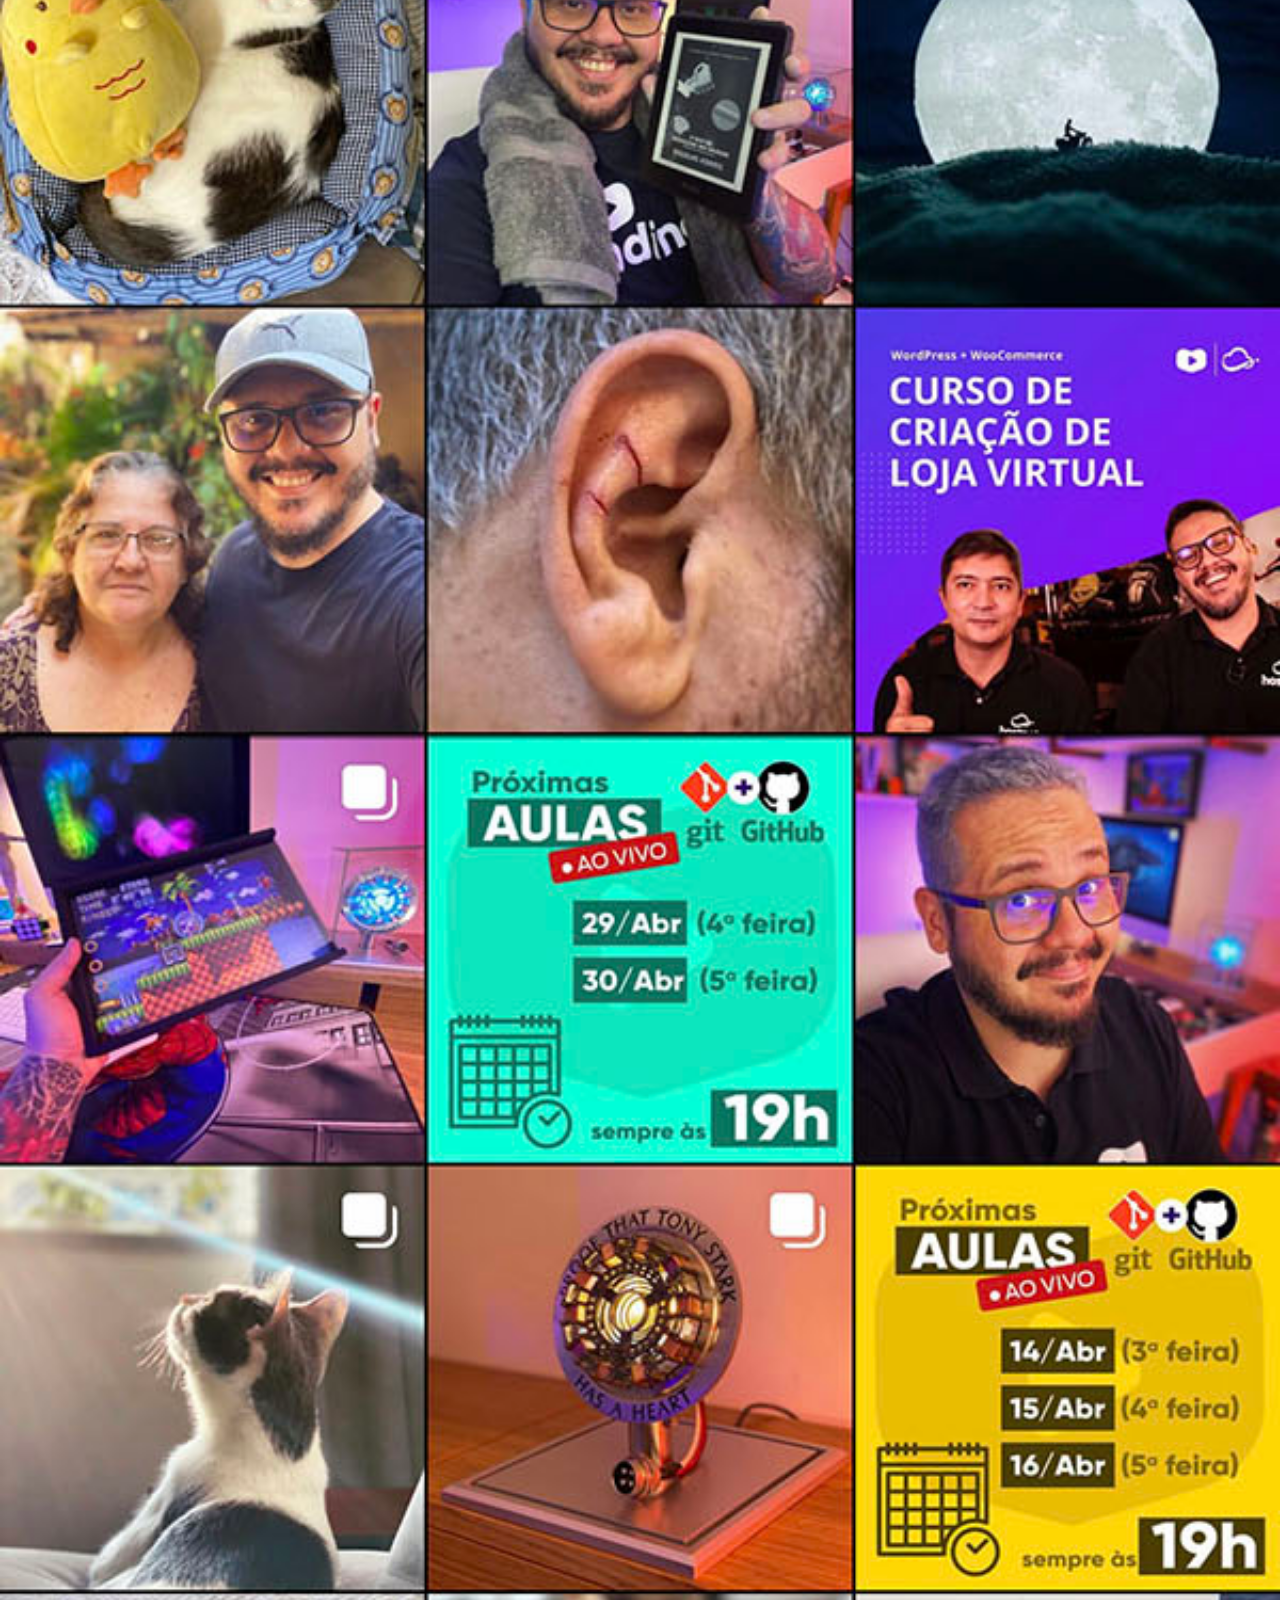
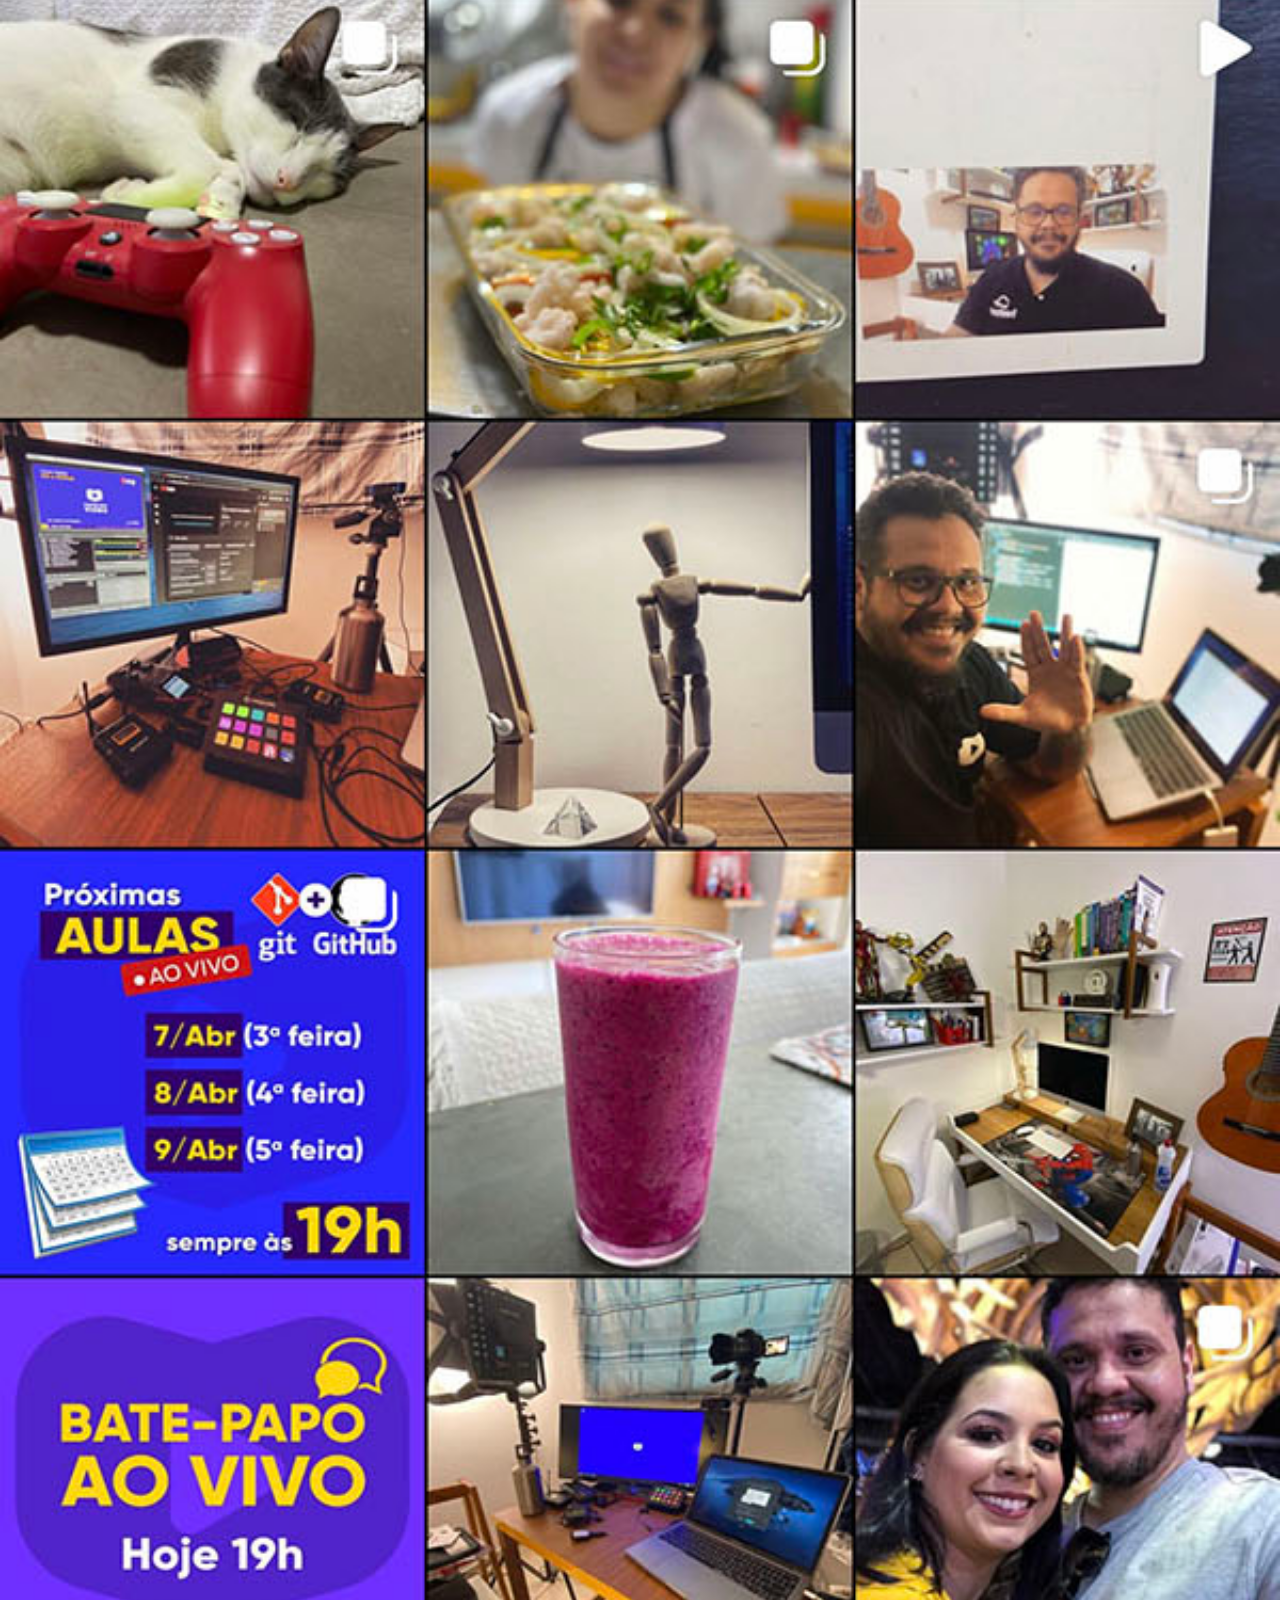
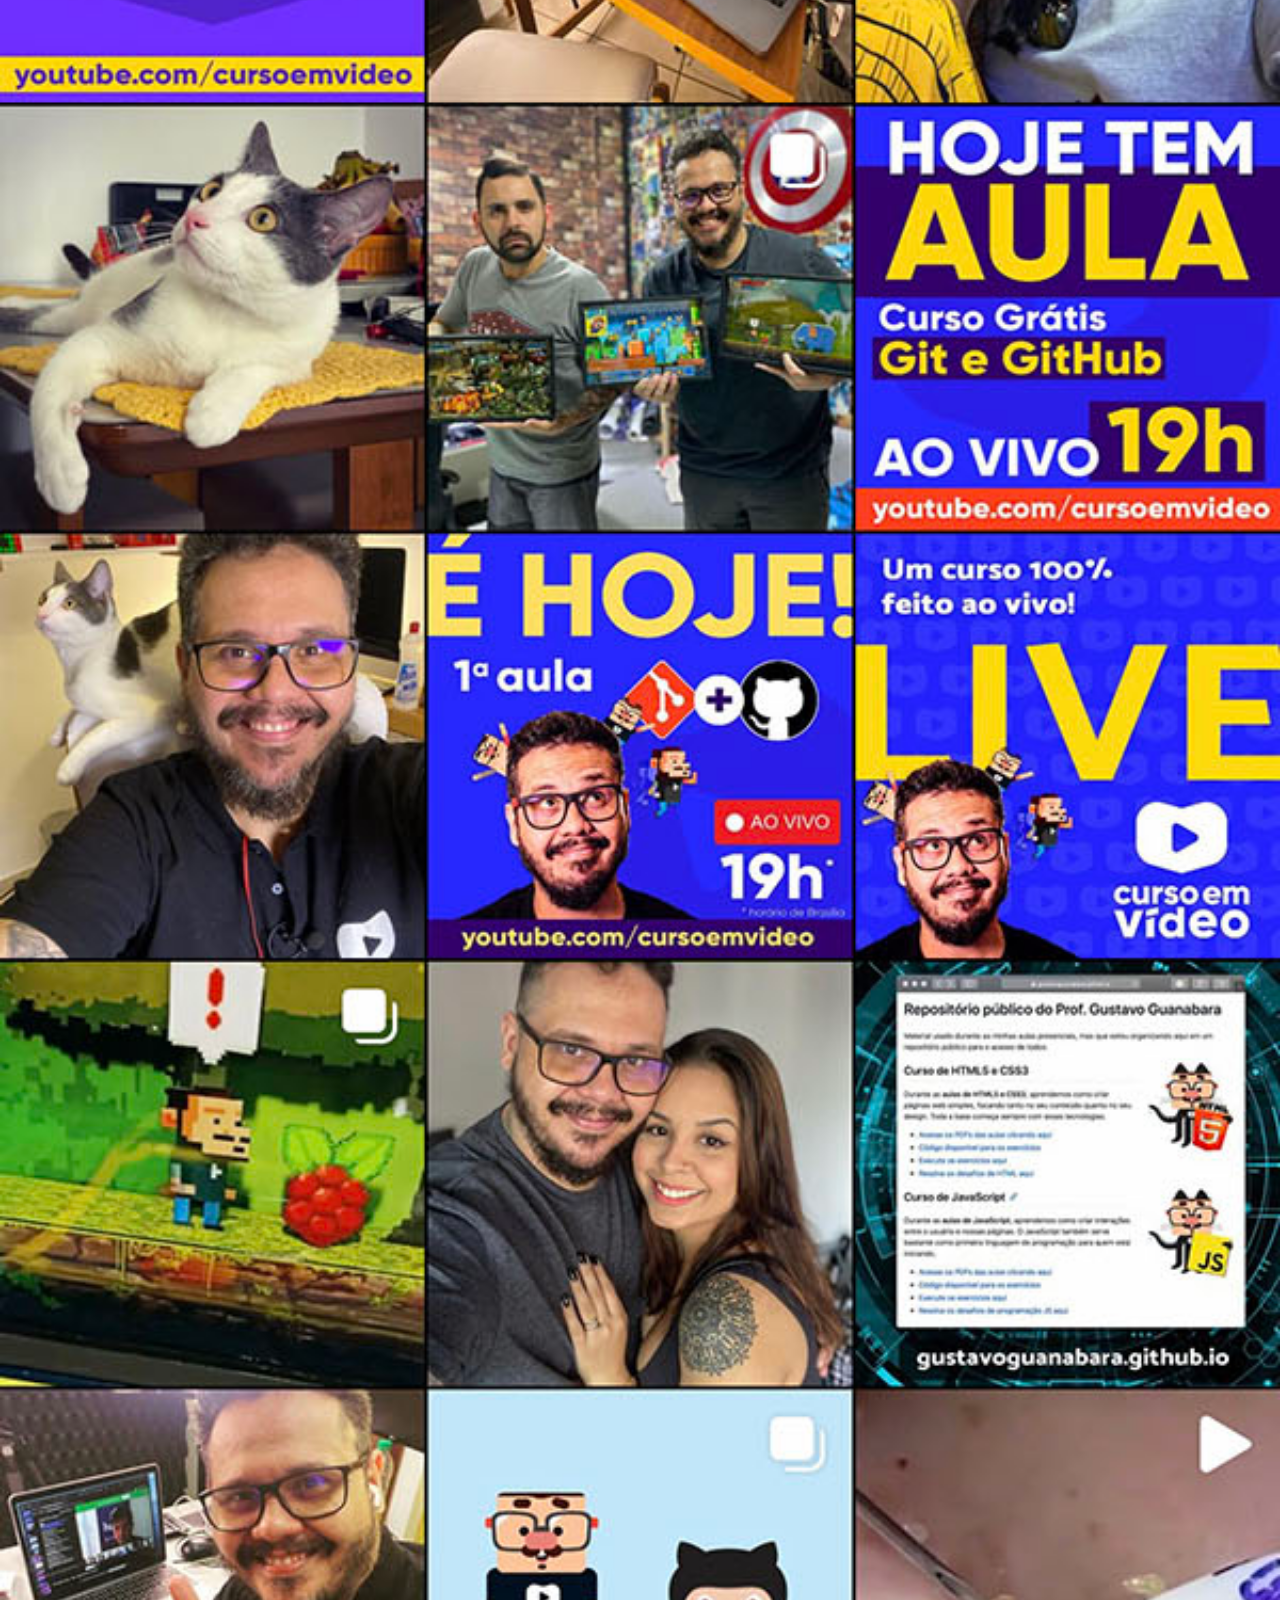
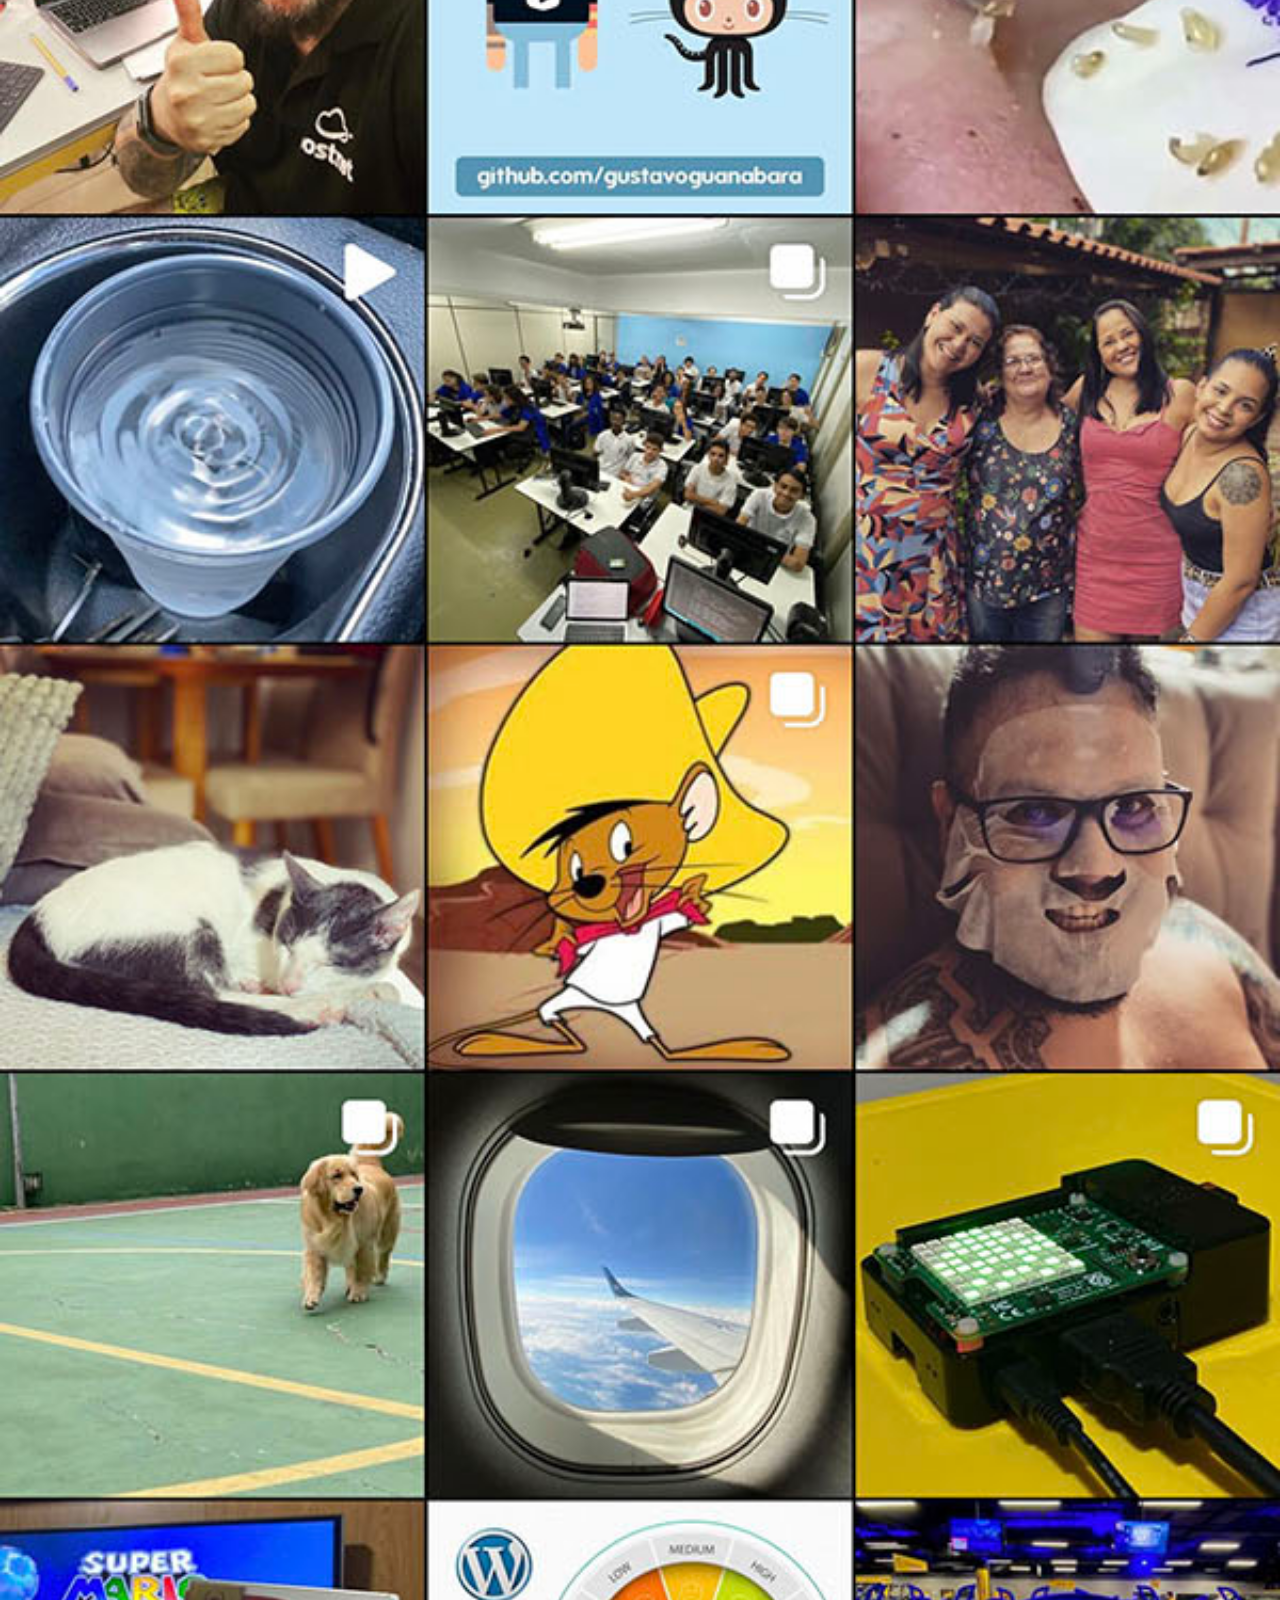
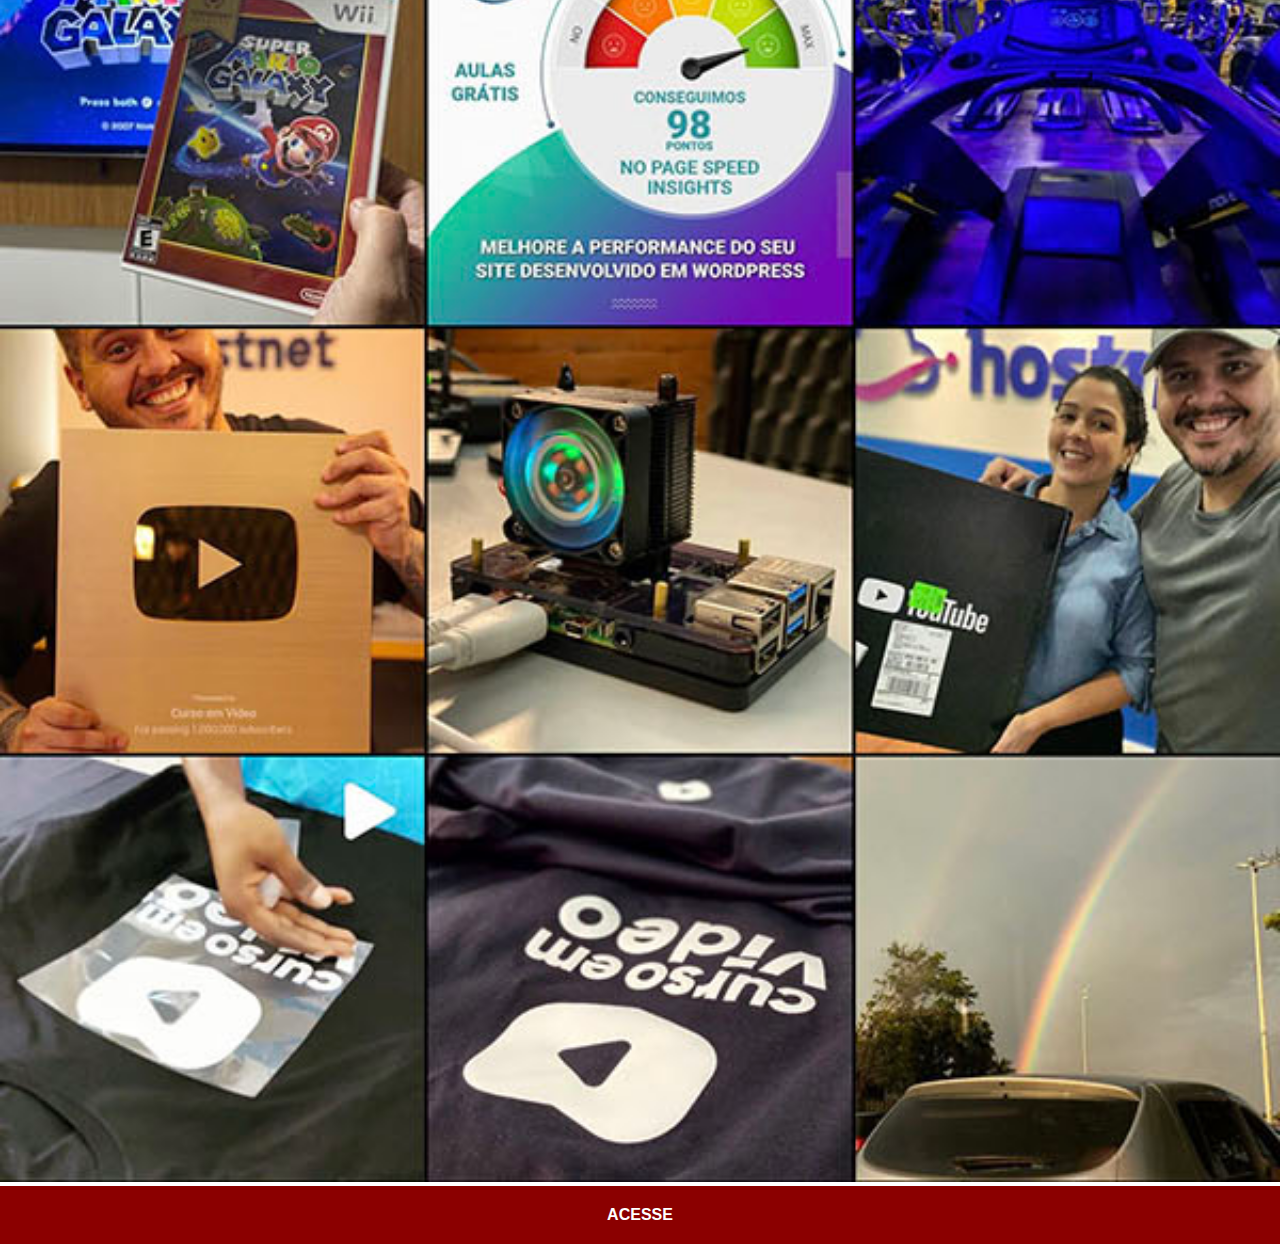
<file: instagram.html>
<!DOCTYPE html>
<html lang="pt-br">
<head>
    <meta charset="UTF-8">
    <meta http-equiv="X-UA-Compatible" content="IE=edge">
    <meta name="viewport" content="width=device-width, initial-scale=1.0">
    <link rel="stylesheet" href="social.css">
    <title>Instagram</title>
</head>
<body>
    <img src="imagens/tela-instagram.jpg" alt="Instagram">
    <a href="https://www.instagram.com/gustavoguanabara/?adlt=strict&toWww=1&redig=ED73182F921D46B8AB5C381A56F591A0" target="_blank">ACESSE</a>
</body>
</html>
</file>
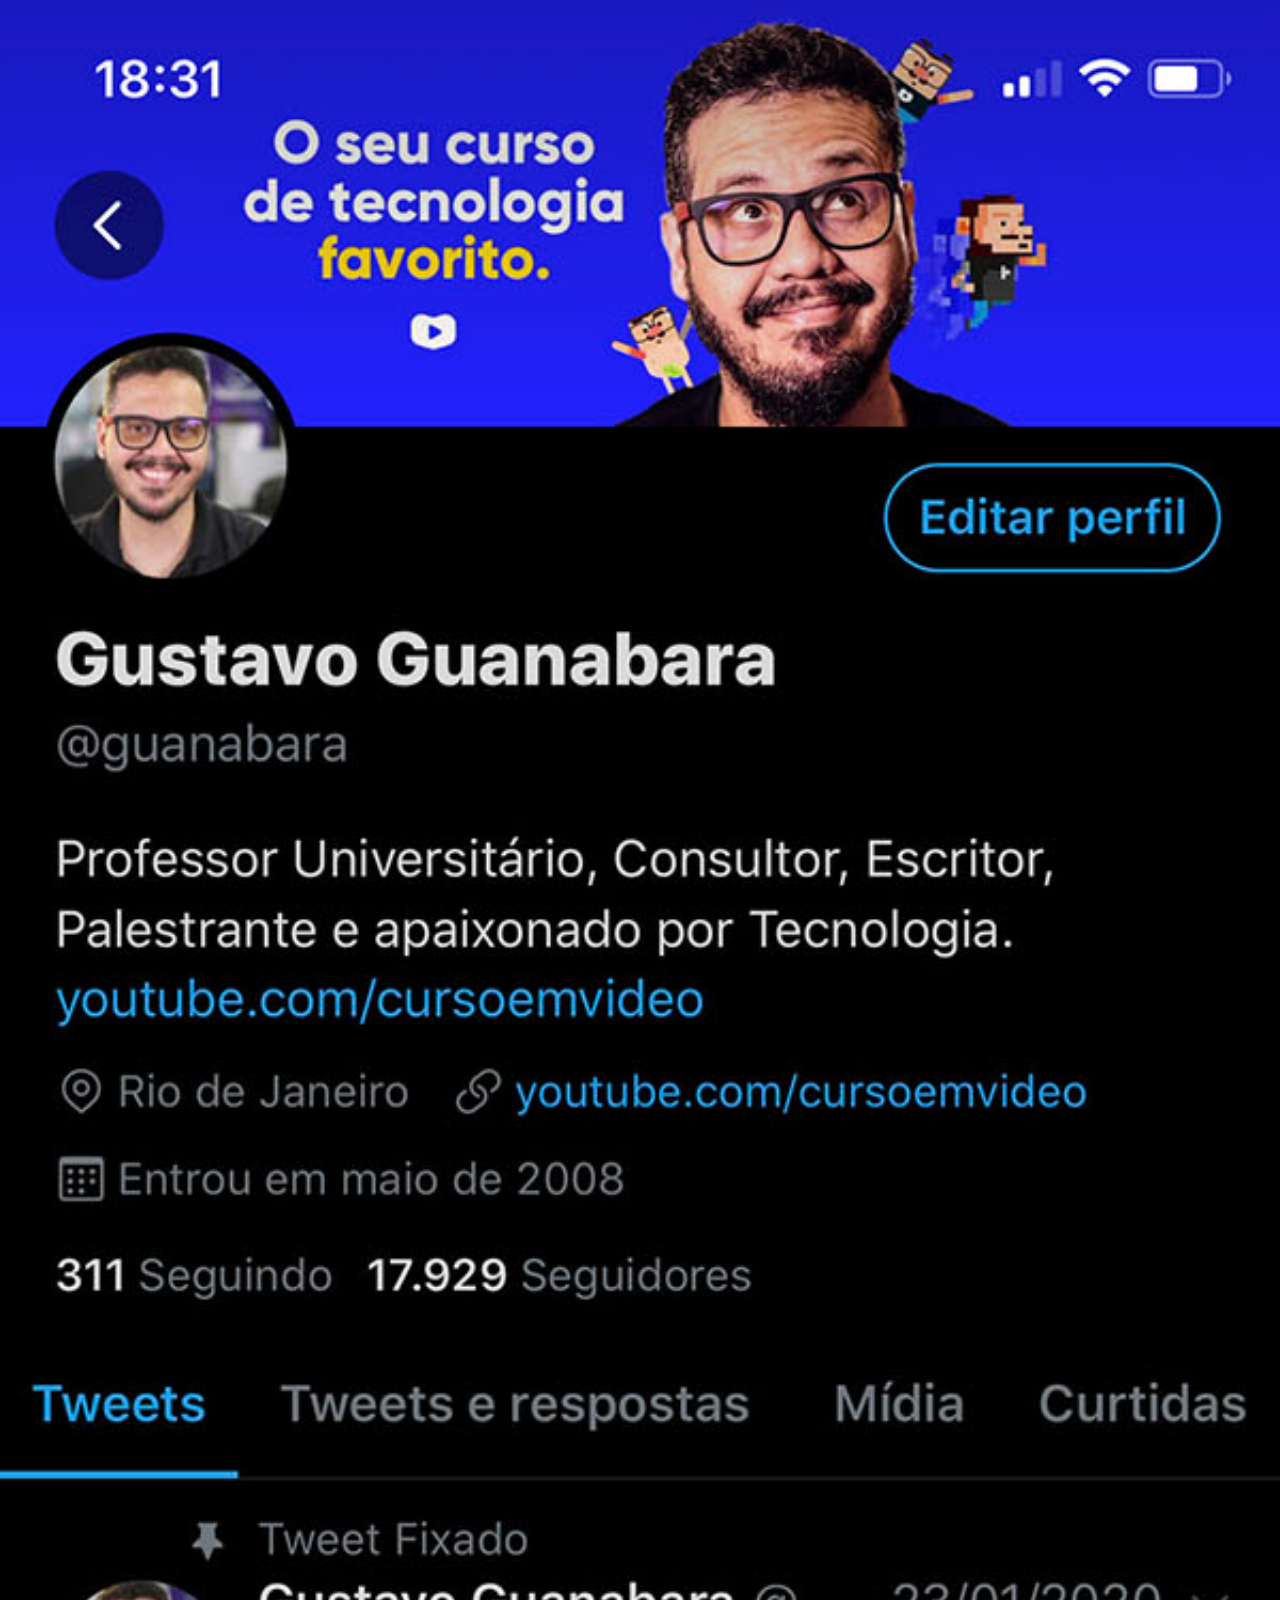
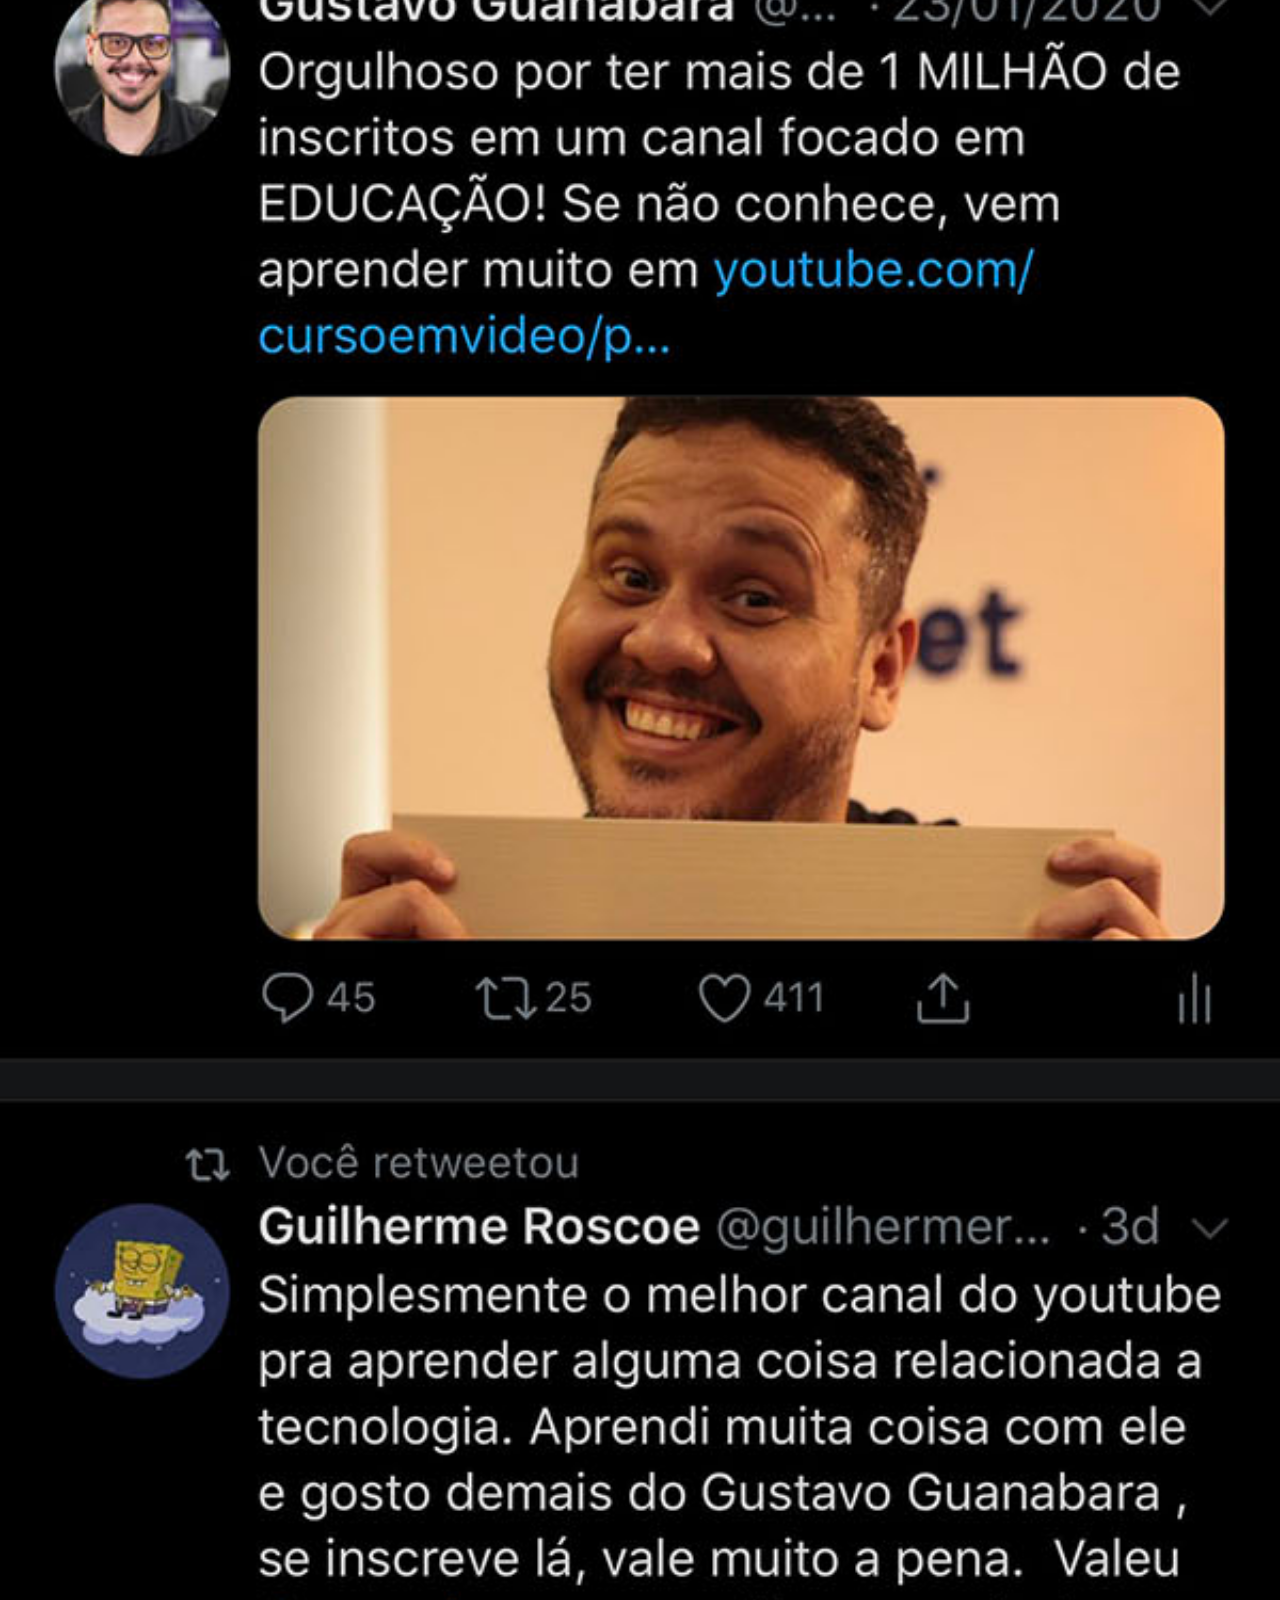
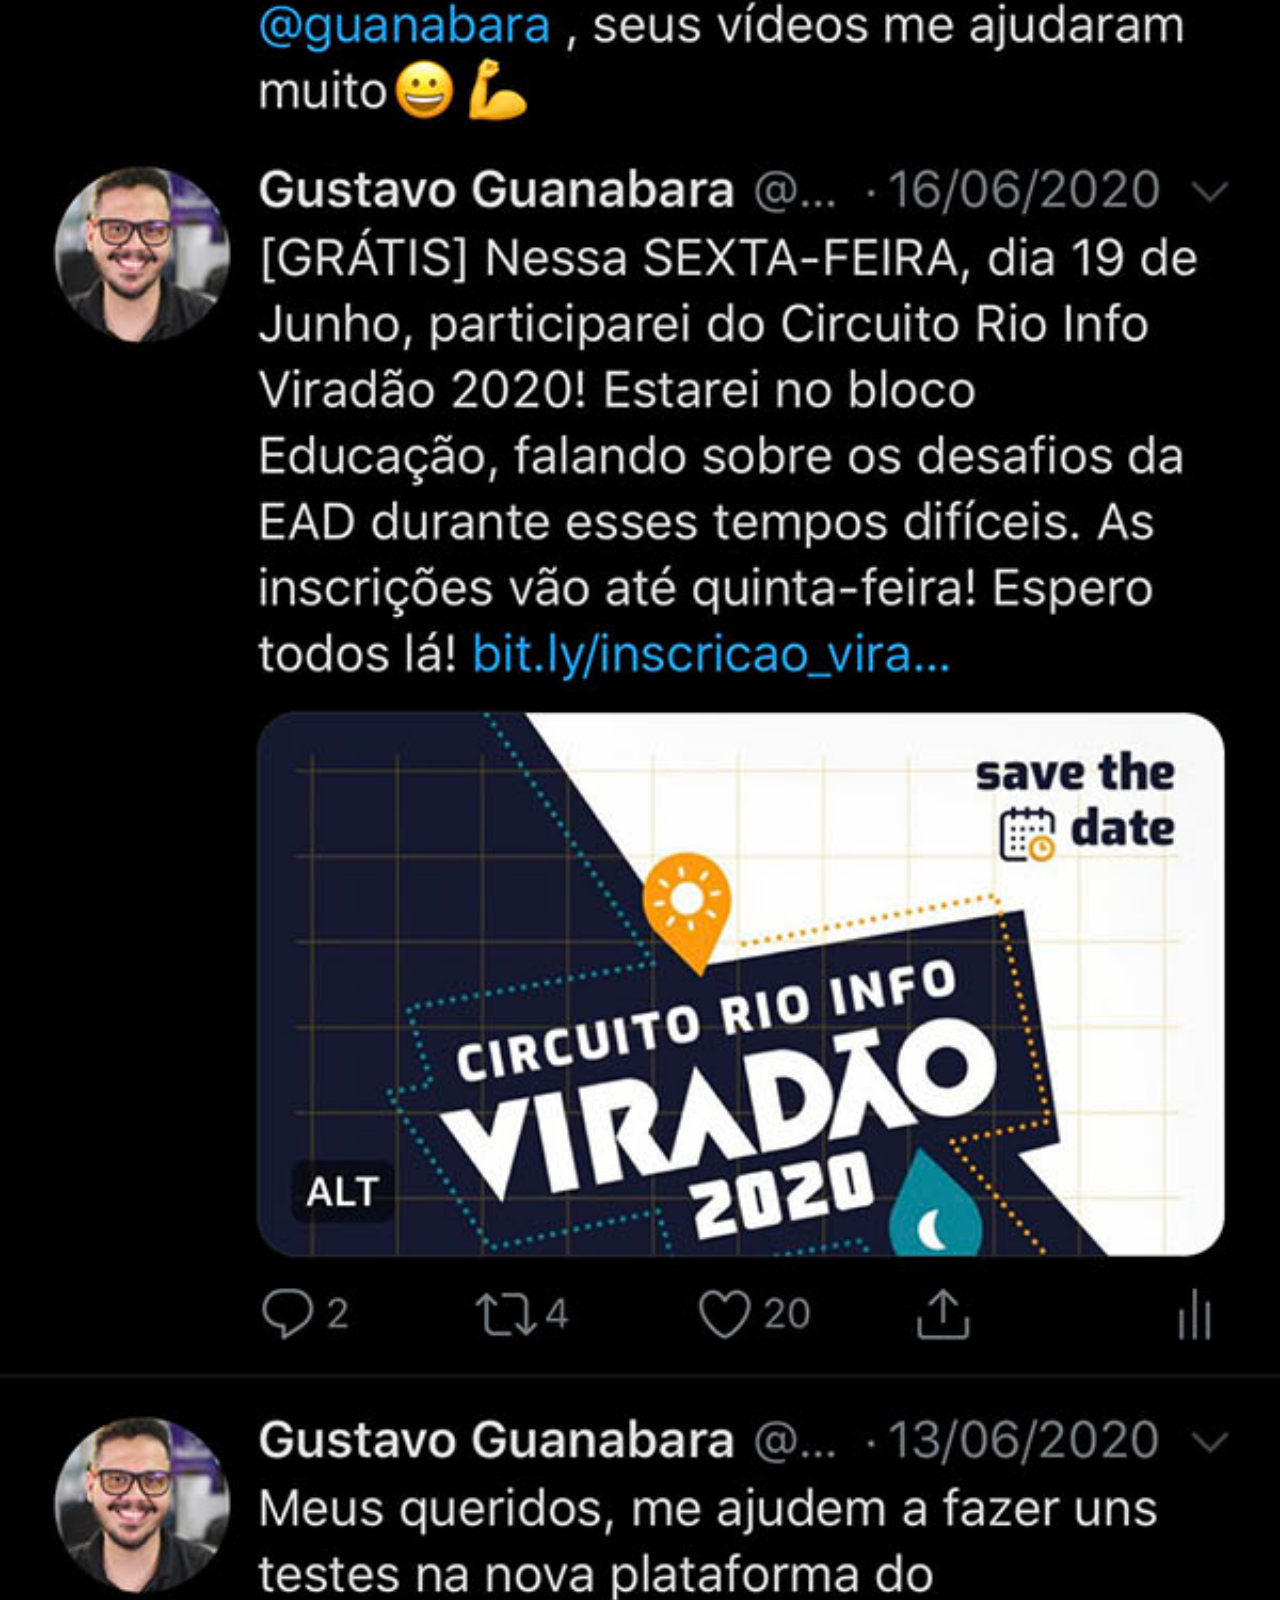
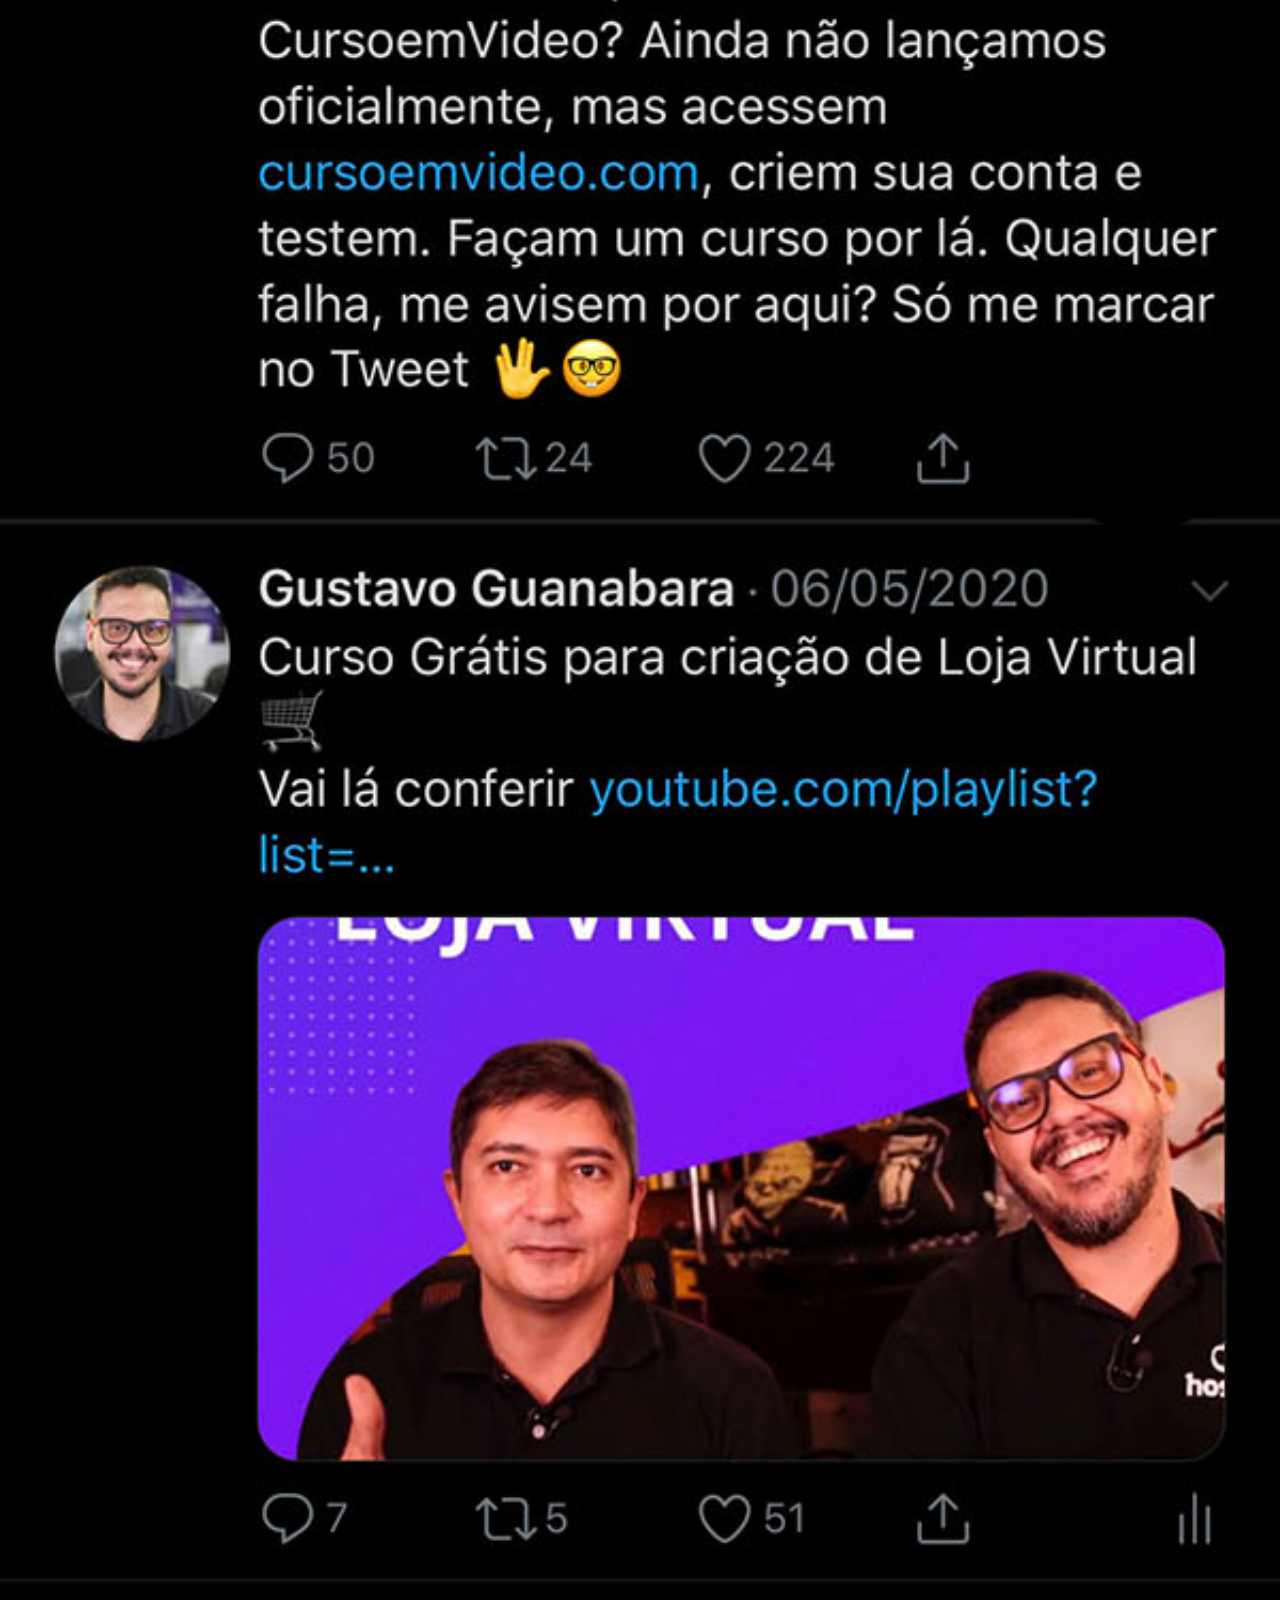
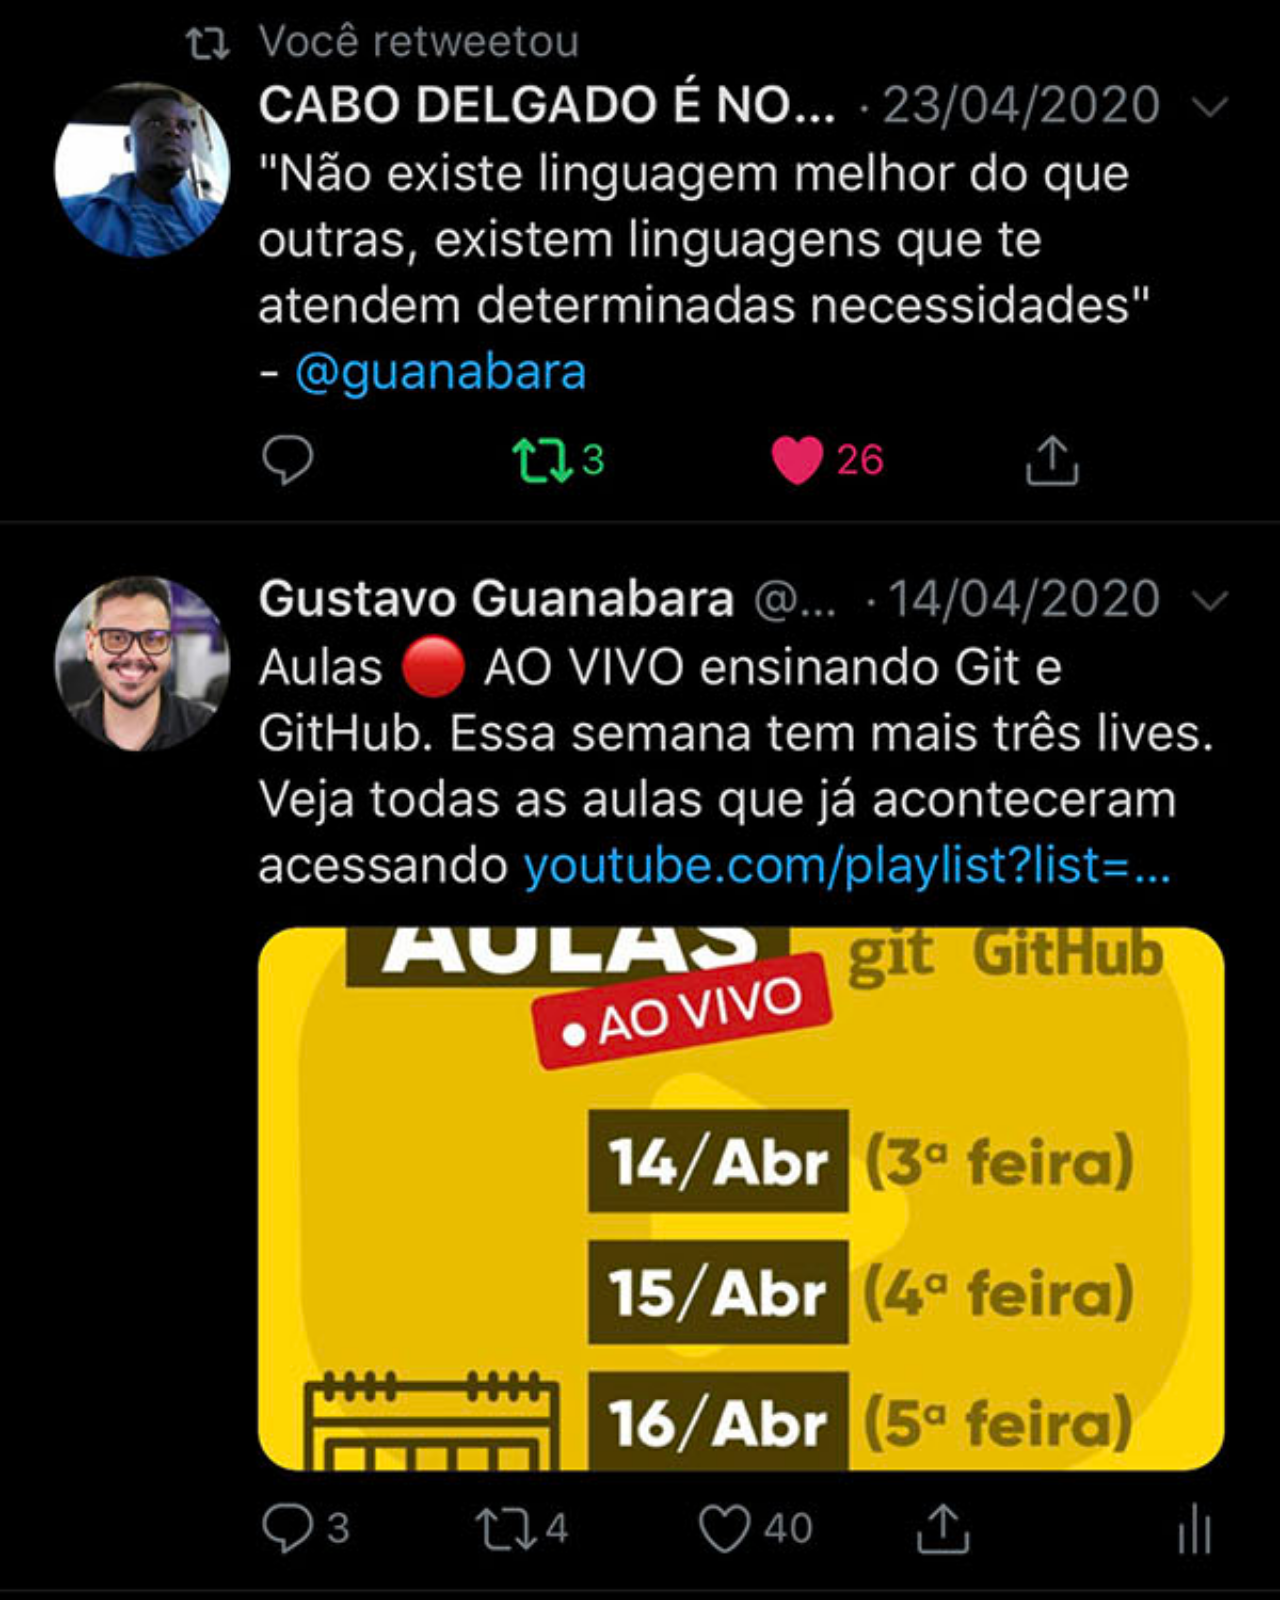
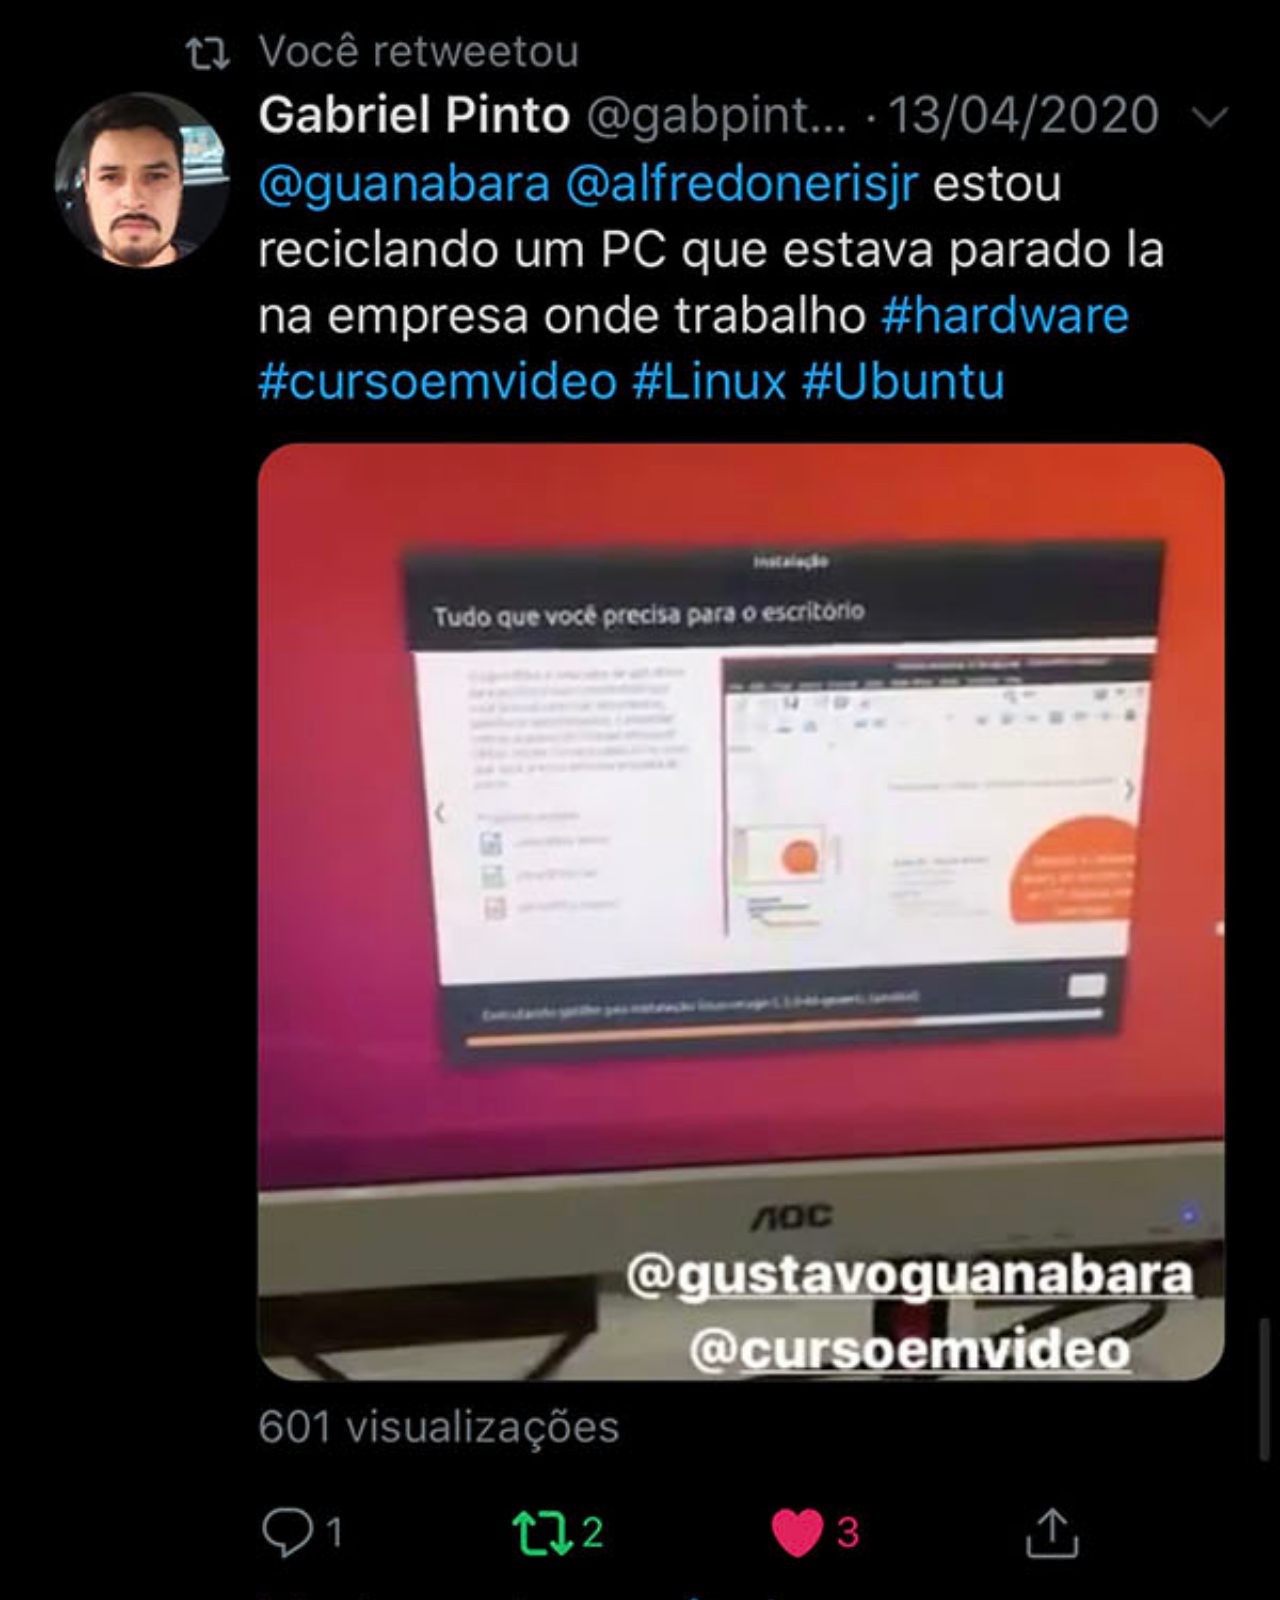
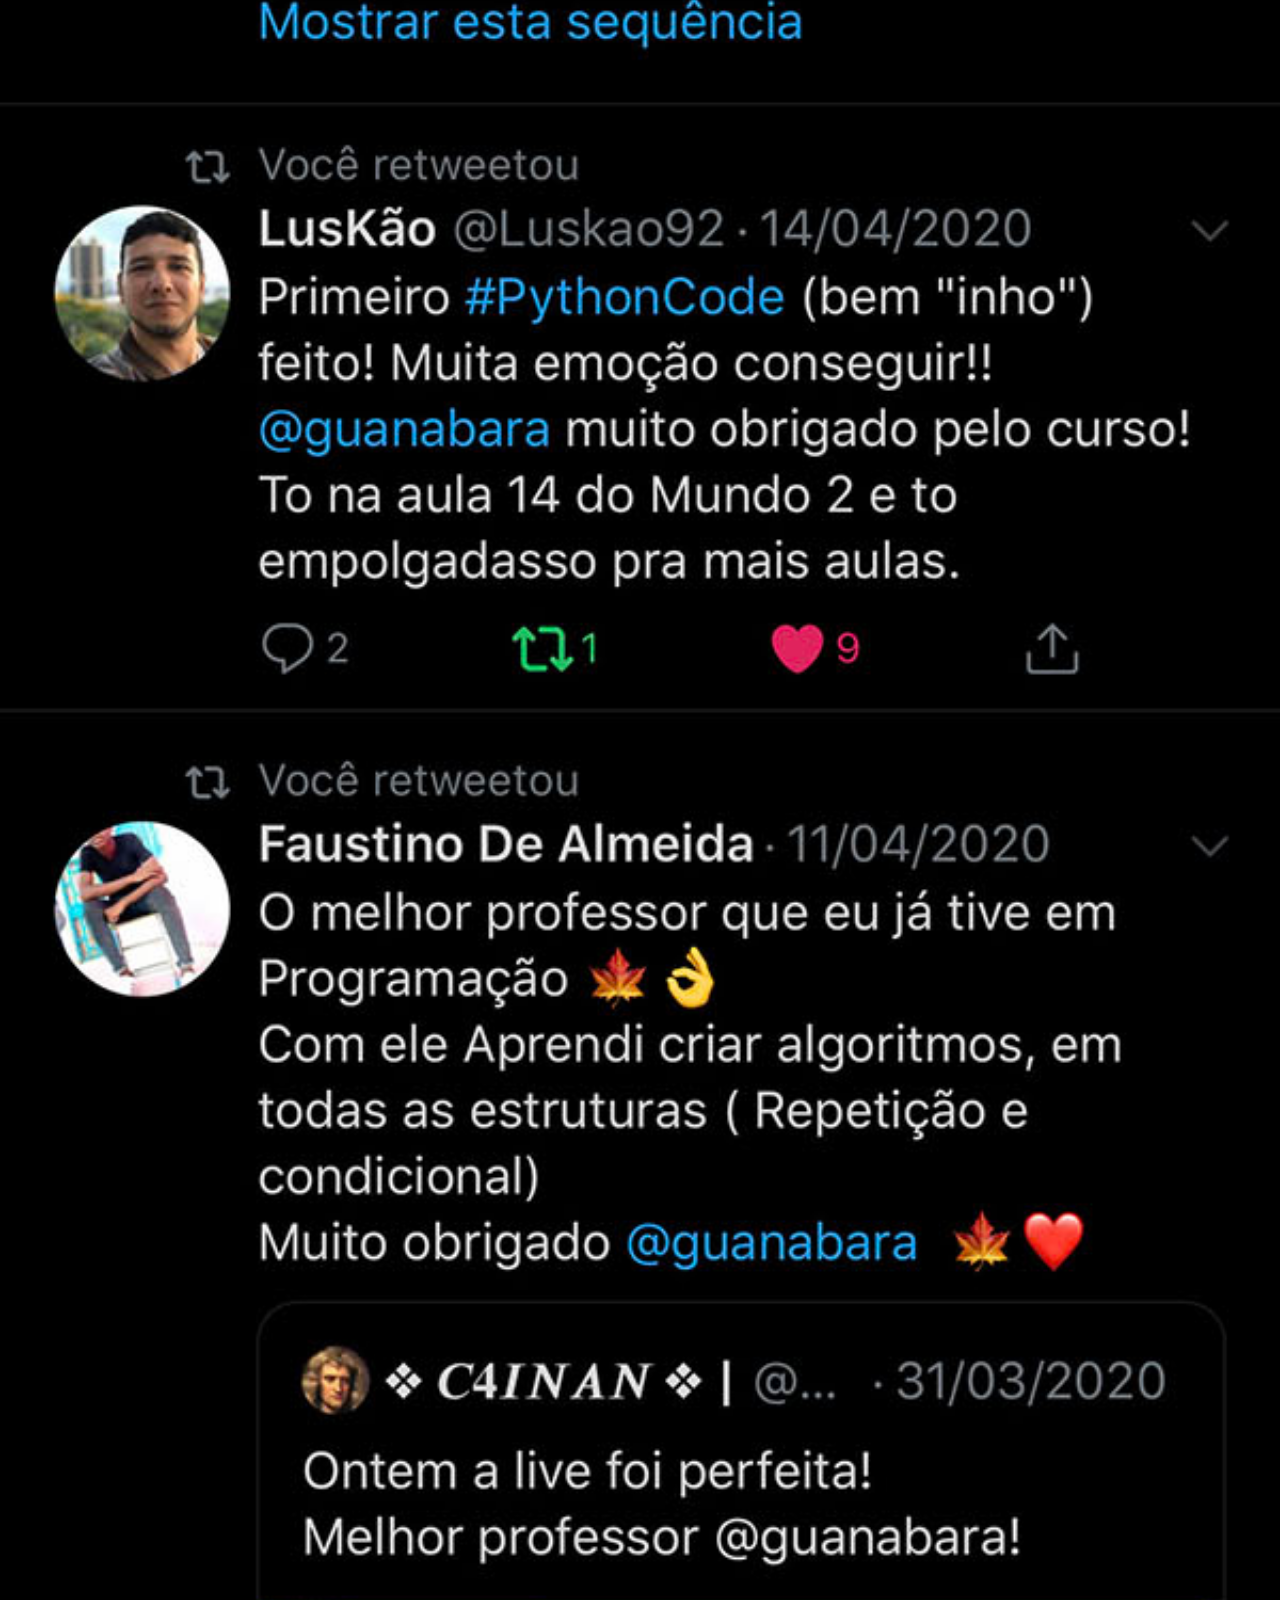
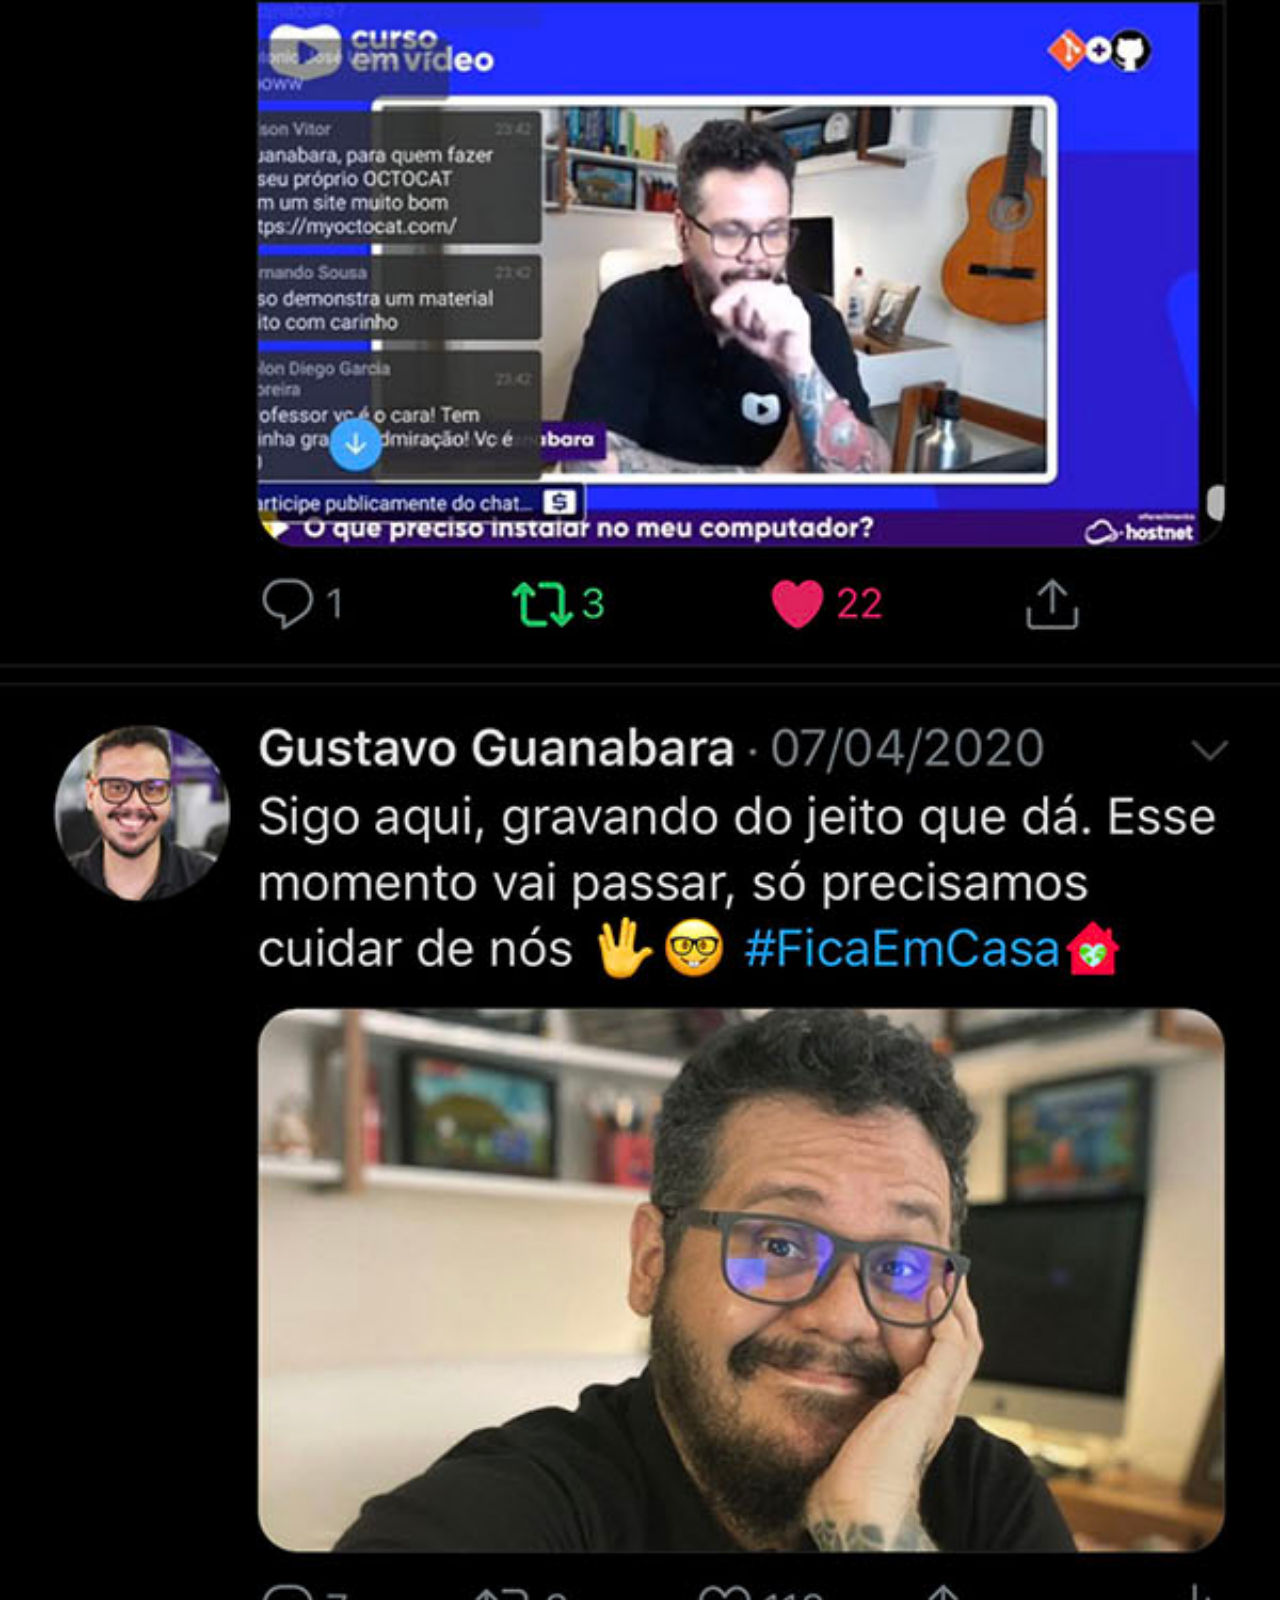
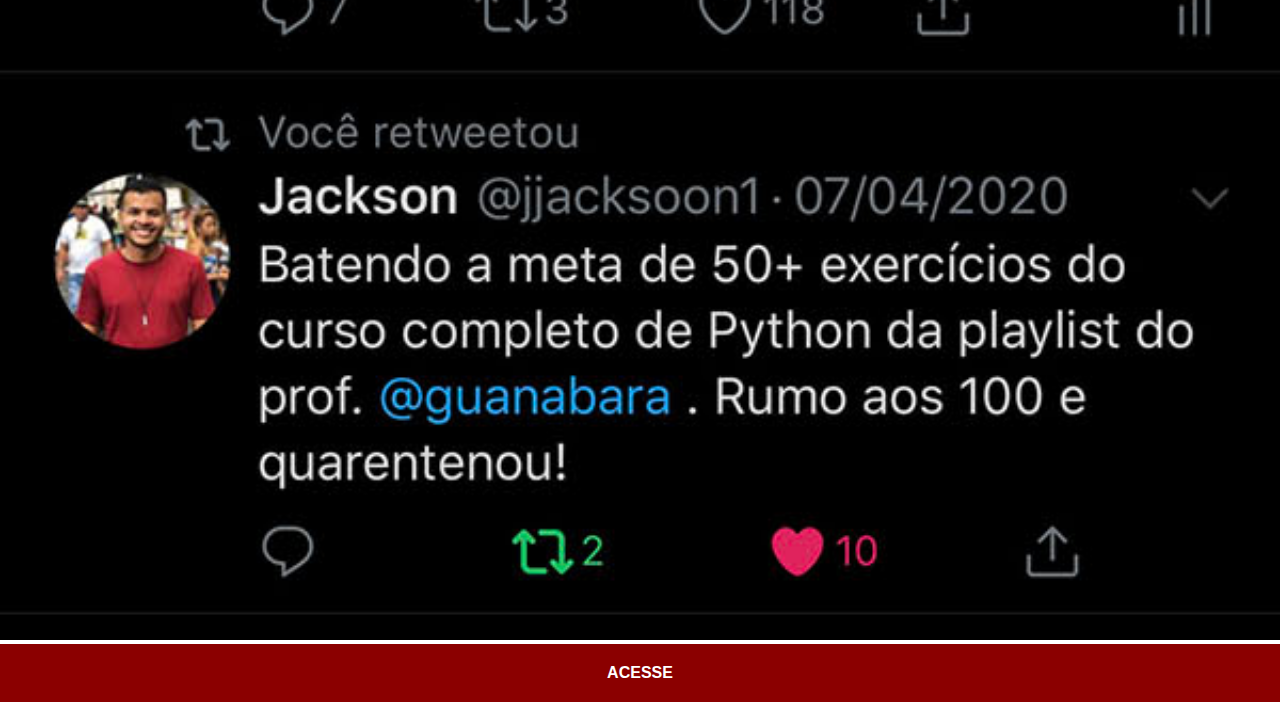
<file: twitter.html>
<!DOCTYPE html>
<html lang="pt-br">
<head>
    <meta charset="UTF-8">
    <meta http-equiv="X-UA-Compatible" content="IE=edge">
    <meta name="viewport" content="width=device-width, initial-scale=1.0">
    <link rel="stylesheet" href="social.css">
    <title>Twitter</title>
</head>
<body>
    <img src="imagens/tela-twitter.jpg" alt="Twitter">
    <a href="https://twitter.com/guanabara?adlt=strict&toWww=1&redig=6A686C63D3934684A2A7E982021C3D8B" target="_blank">ACESSE</a>
</body>
</html>
</file>
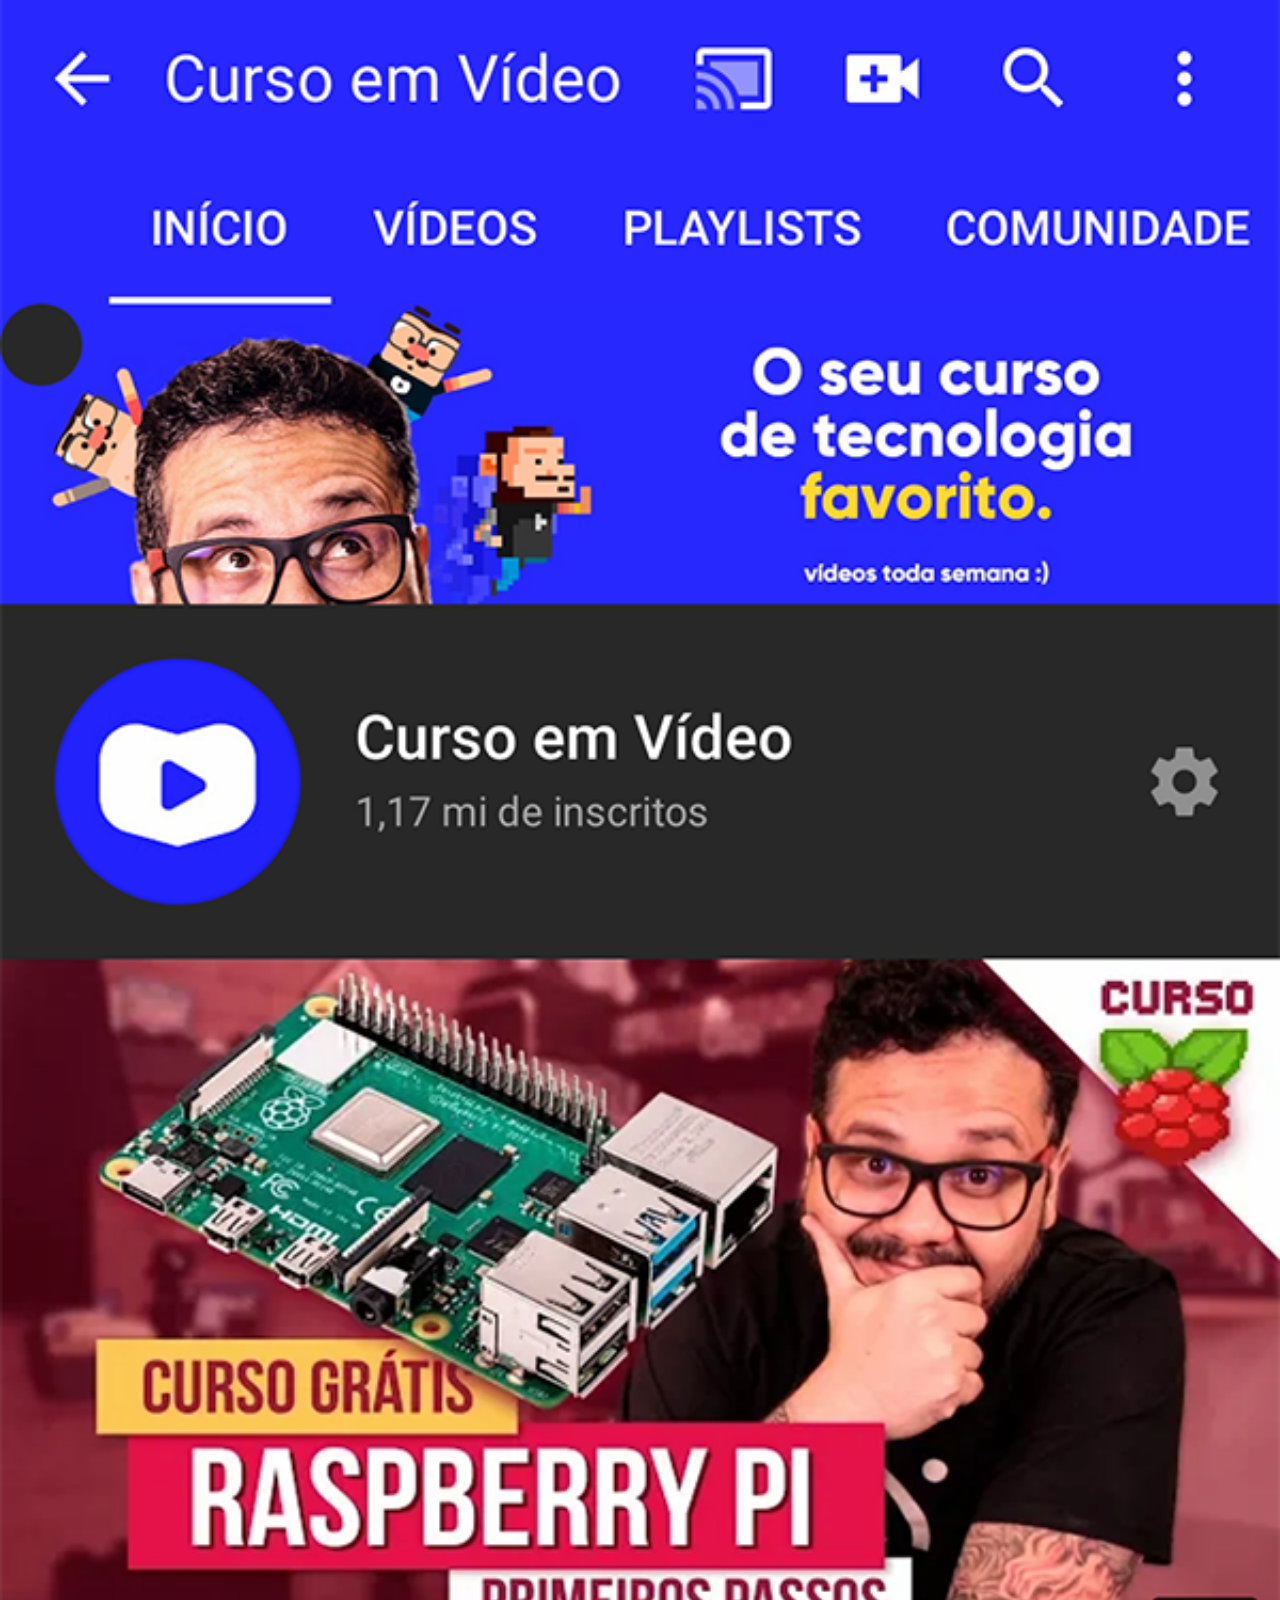
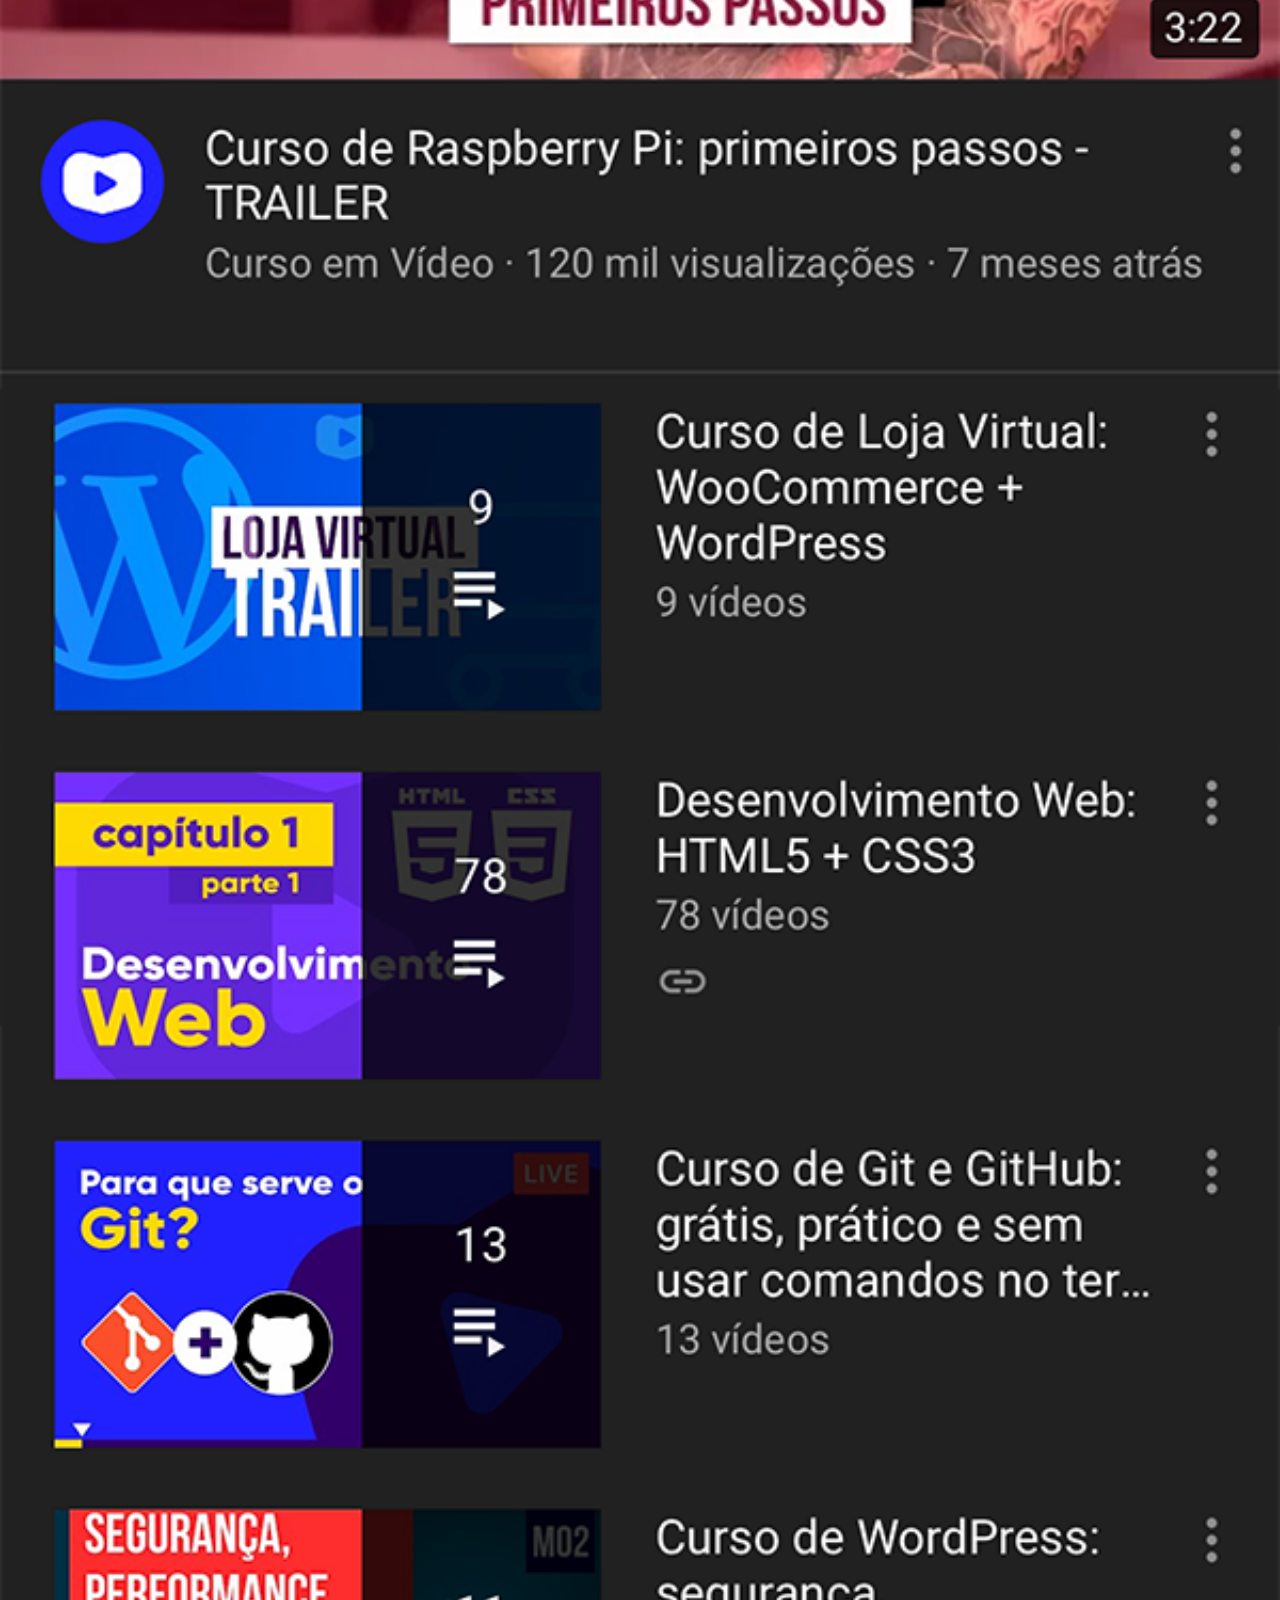
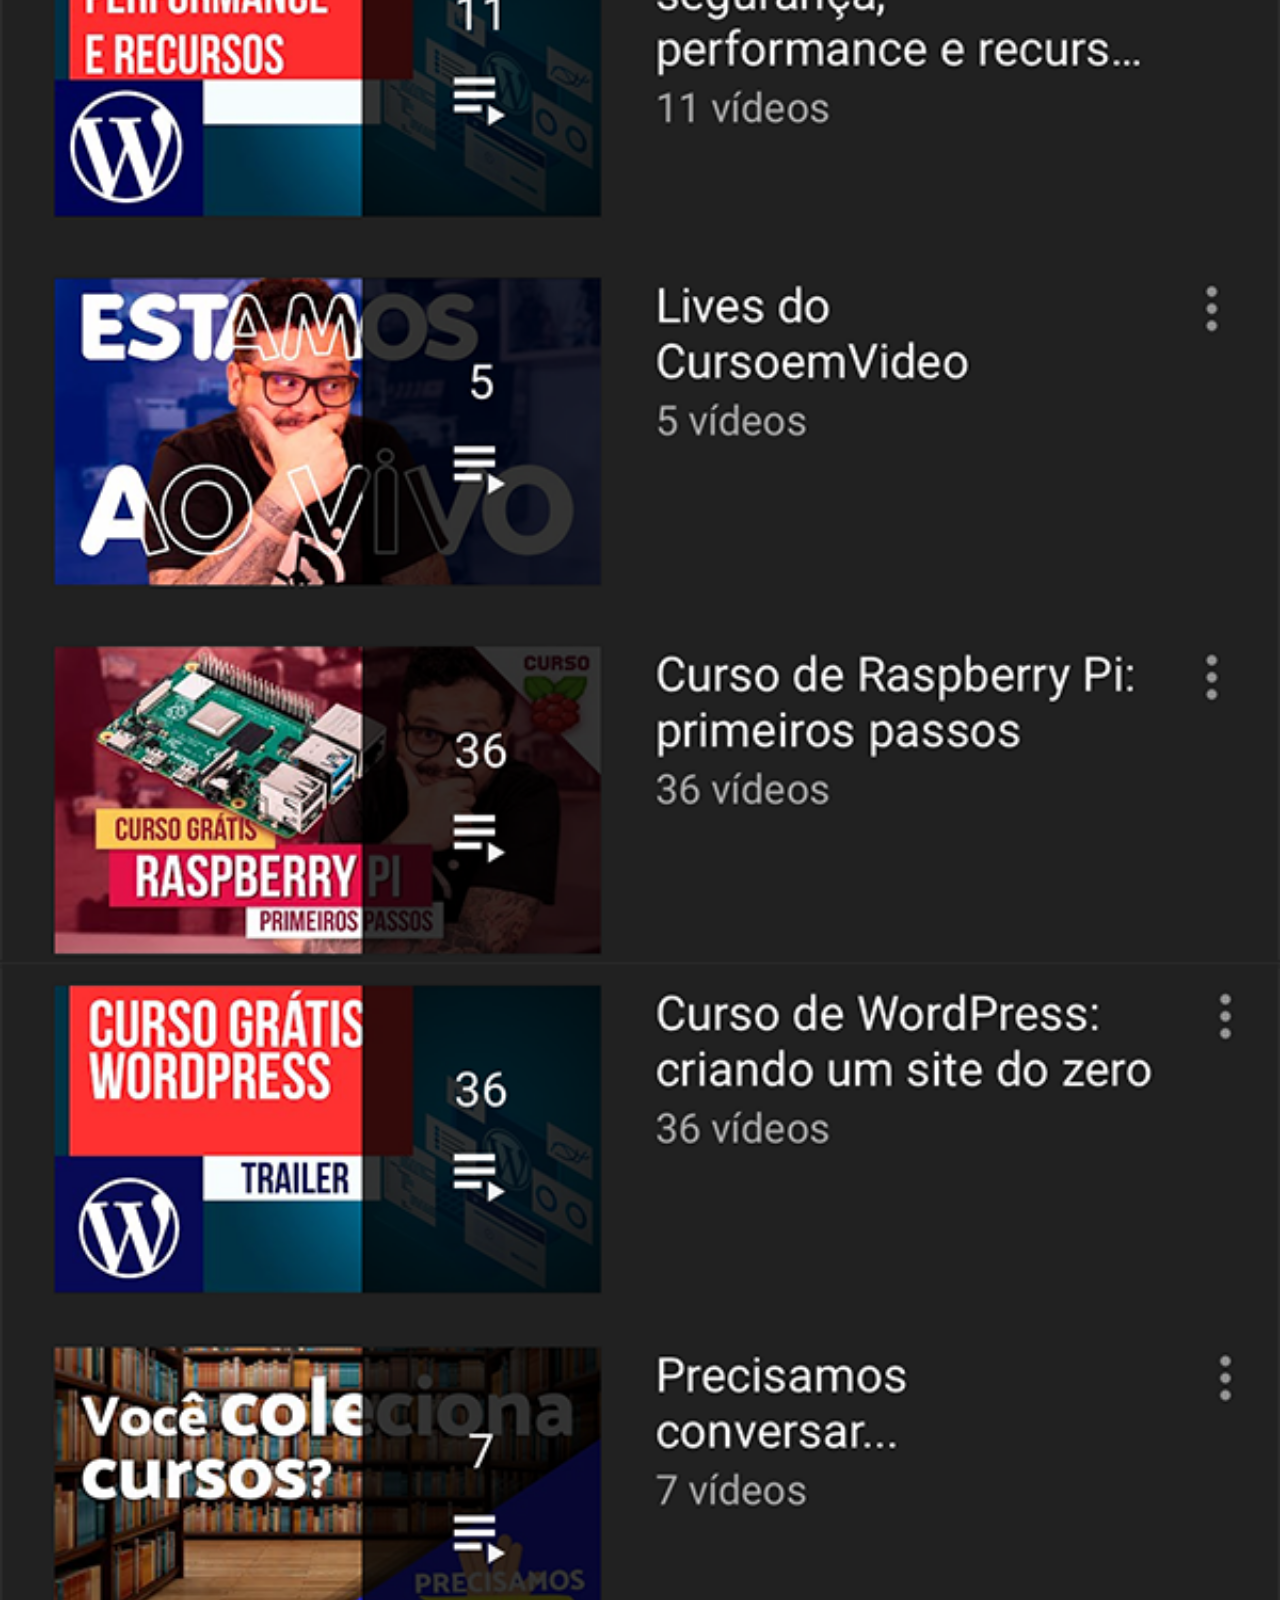
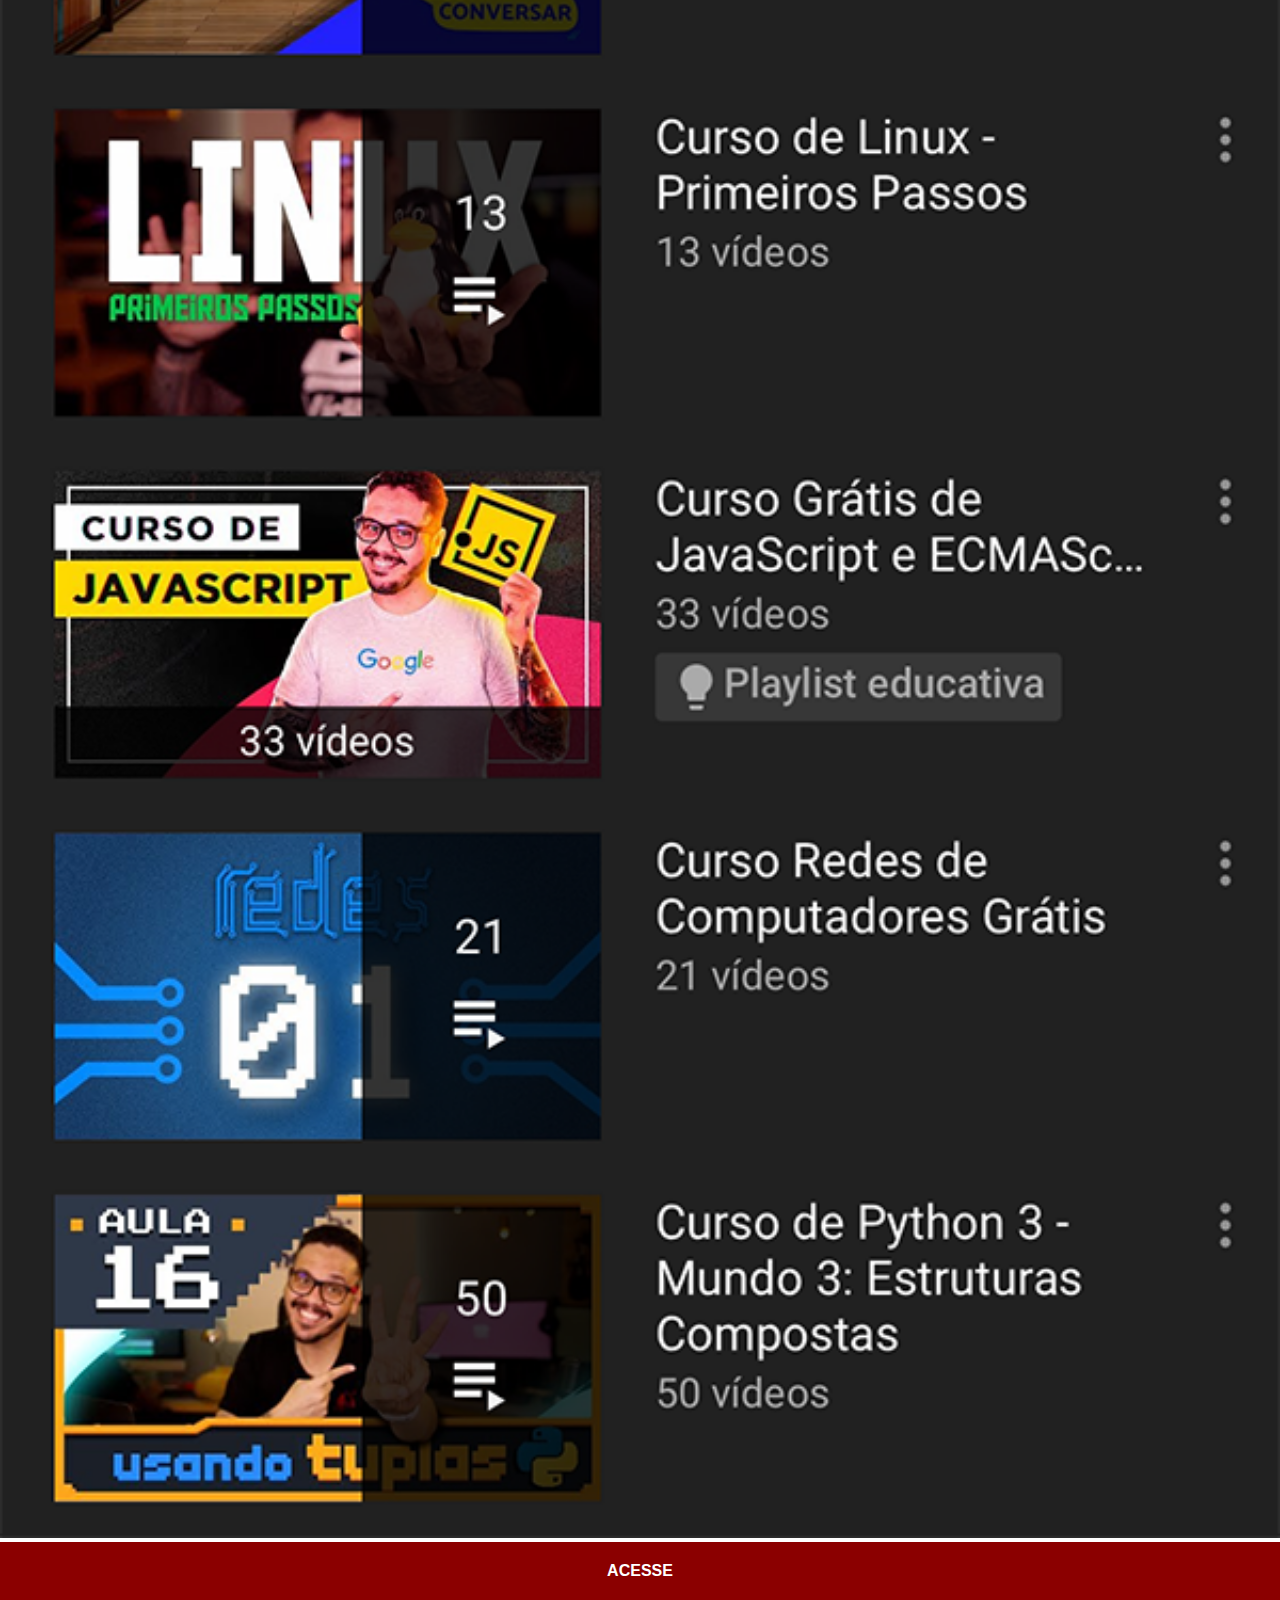
<file: youtube.html>
<!DOCTYPE html>
<html lang="pt-br">
<head>
    <meta charset="UTF-8">
    <meta http-equiv="X-UA-Compatible" content="IE=edge">
    <meta name="viewport" content="width=device-width, initial-scale=1.0">
    <link rel="stylesheet" href="social.css">
    <title>Youtube</title>
</head>
<body>
    <img src="imagens/tela-youtube.png" alt="Youtube">
    <a href="https://www.youtube.com/c/CursoemV%C3%ADdeo" target="_blank">ACESSE</a>
</body>
</html>
</file>
<file: style.css>
@charset "UTF-8";

* {
    margin: 0;
    padding: 0;
}

html, body {
    height: 100vh;
    width: 100vw;
    background-color: black;
}

body {
    background: url(imagens/fundo-madeira.jpg) no-repeat top center;
    background-size: cover;
    background-attachment: fixed;
}

main {
    position: relative;
    height: 100vh;
}

section#telefone {
    position: absolute;
    top: 50%;
    left: 50%;
    transform: translate(-50%, -50%);

    height: 627px;
    width: 311px;
    background: url(imagens/frame-iphone.png) no-repeat;
}

iframe#tela {
    position: relative;
    top: 80px;
    left: 22px;
    width: 267px;
    height: 471px;
}

section#redes-sociais {
    text-align: right;
}

section#redes-sociais img {
    width: 50px;
    margin: 10px;
    border-radius: 50%;
    box-shadow: 2px 2px 5px rgba(0, 0, 0, 0.402);
    box-sizing: border-box;
}

section#redes-sociais img:hover {
    border: 2px solid rgba(255, 255, 255, 0.649);
    transform: translate(-3px, -3px);
    box-shadow: 5px 5px 10px rgba(0, 0, 0, 0.624);
    transition: transform .3s;
}
</file>
<file: social.css>
@charset "UTF-8";

* {
    margin: 0;
    padding: 0;
    font-family: Arial, Helvetica, sans-serif;
}

::-webkit-scrollbar {
    width: 0;
    height: 0;
}

img {
    width: 100vw;
}

a {
    display: block;
    background-color: darkred;
    color: white;
    padding: 20px;
    text-align: center;
    font-weight: bolder;
    text-decoration: none;
}

a:hover {
    background-color: red;
}
</file>
